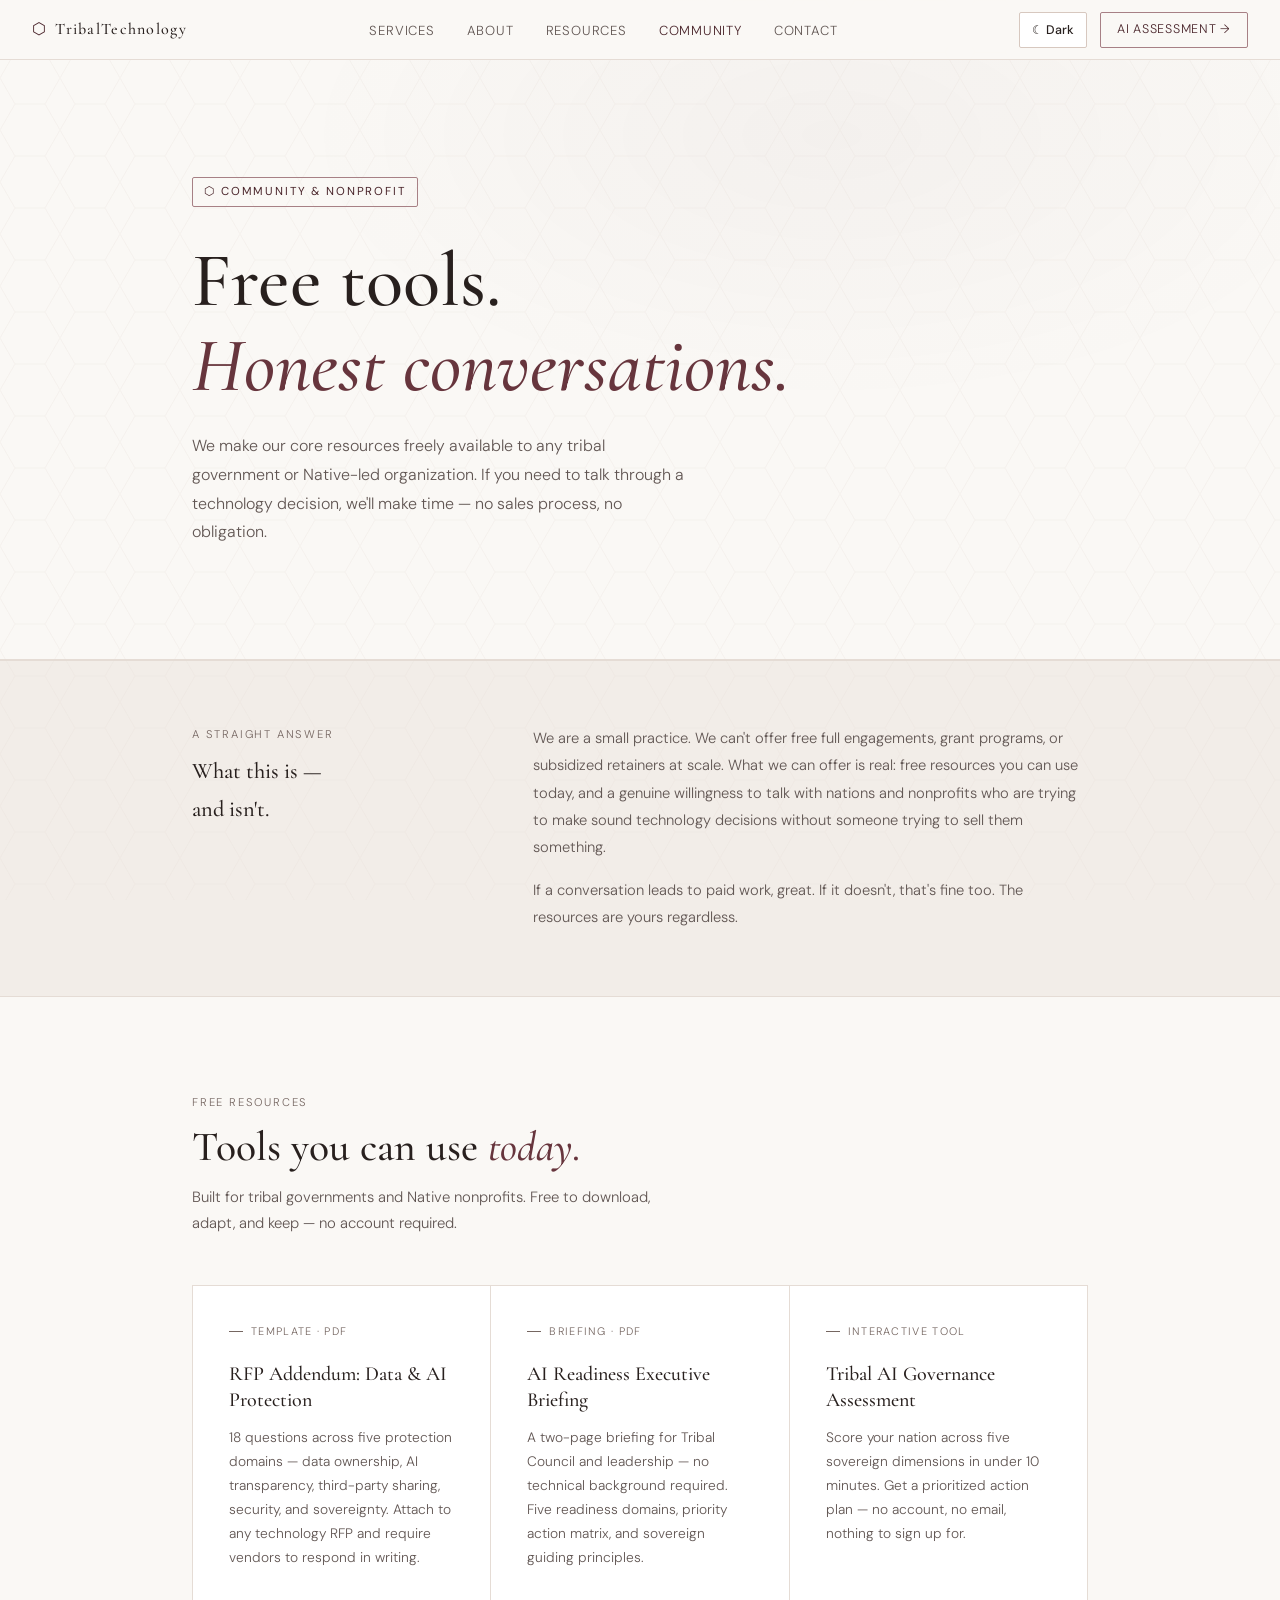
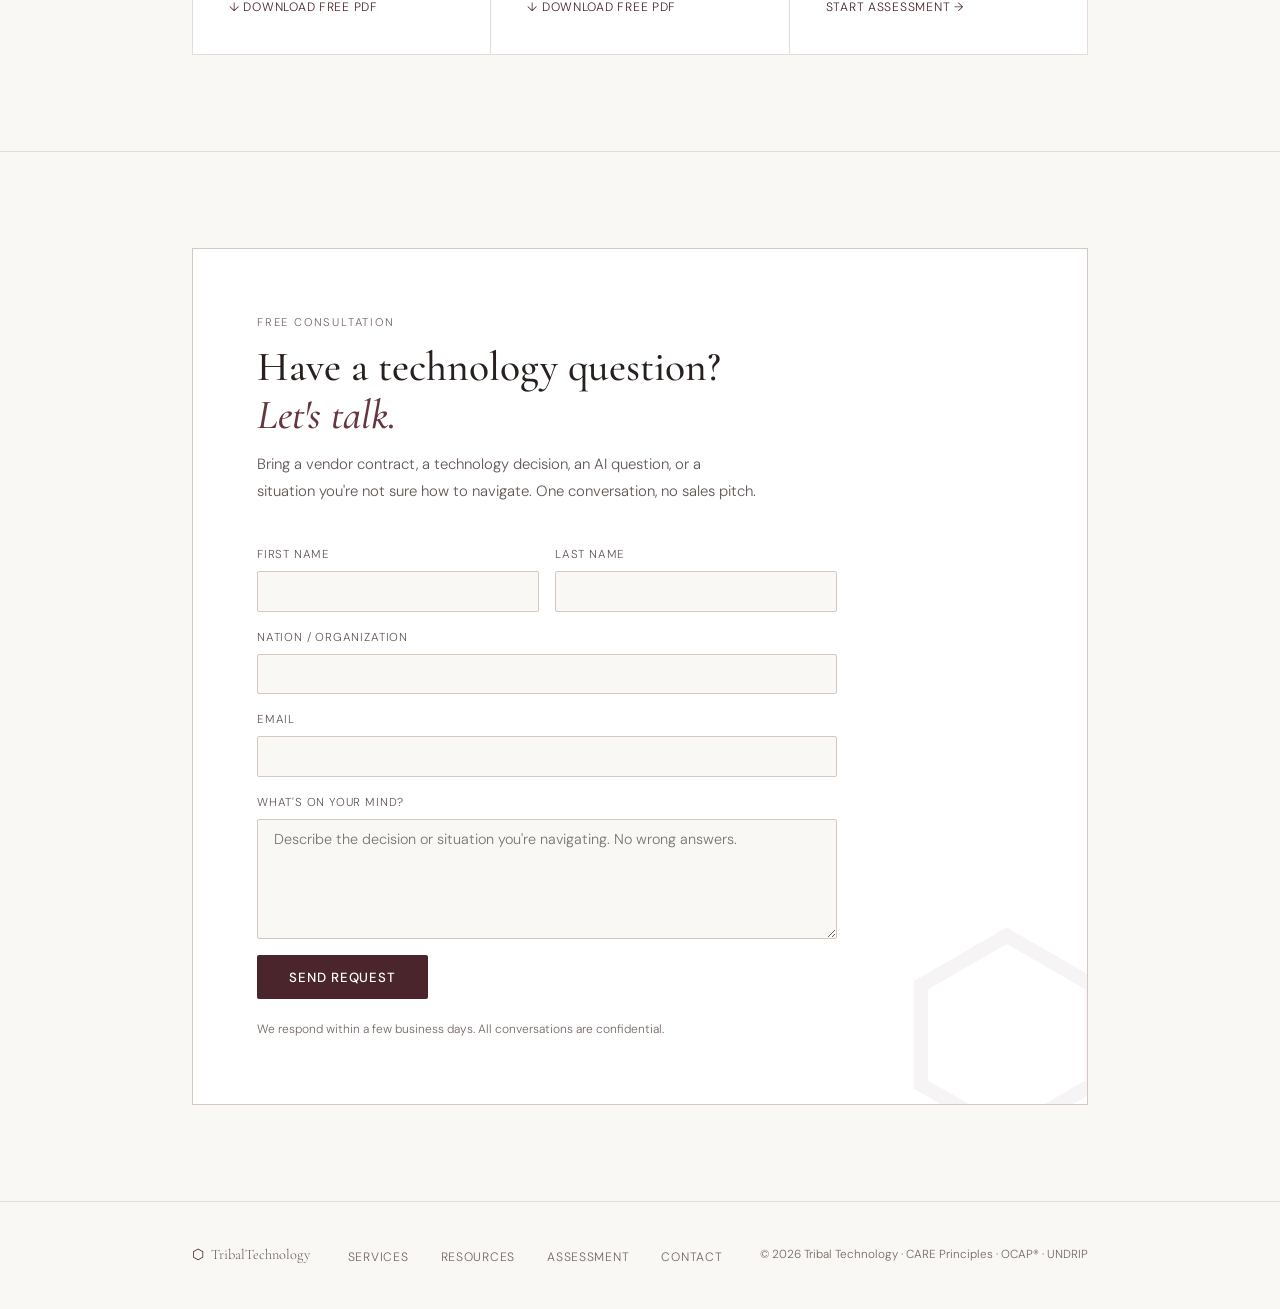
<file: index.html>
<!DOCTYPE html>
<html lang="en">
<head>
  <meta charset="UTF-8" />
  <meta name="viewport" content="width=device-width, initial-scale=1.0" />
  
  <!-- Google tag (gtag.js) -->
  <script async src="https://www.googletagmanager.com/gtag/js?id=G-6DP4BNTQLS"></script>
  
  <title>Community & Nonprofit · Tribal Technology</title>
  <link rel="preconnect" href="https://fonts.googleapis.com" />
  <link rel="preconnect" href="https://fonts.gstatic.com" crossorigin />
  <link href="https://fonts.googleapis.com/css2?family=Cormorant+Garamond:ital,wght@0,400;0,500;0,600;1,400;1,500&family=DM+Sans:wght@300;400;500&display=swap" rel="stylesheet" />

  <style>
    :root {
      color-scheme: light;
      --bg: #faf8f5;
      --bg-2: #f2ede8;
      --bg-card: #ffffff;
      --bg-card-hover: #f8f1ed;
      --border: #e5dcd5;
      --border-light: #d7c8bf;
      --gold: #4a252b;
      --gold-light: #67353d;
      --gold-muted: #a78085;
      --text: #28201e;
      --text-muted: #615653;
      --text-dim: #756661;
    }
    html[data-theme="dark"] {
      color-scheme: dark;
      --bg: #0d0c09;
      --bg-2: #13120e;
      --bg-card: #181612;
      --bg-card-hover: #1e1b14;
      --border: #2a2620;
      --border-light: #353028;
      --gold: #c8922a;
      --gold-light: #e0ac52;
      --gold-muted: #6b4e1a;
      --text: #e8e0d0;
      --text-muted: #8a8070;
      --text-dim: #8a8070;
    }

    *, *::before, *::after { box-sizing: border-box; margin: 0; padding: 0; }
    html { scroll-behavior: smooth; }

    body {
      background: var(--bg);
      color: var(--text);
      font-family: 'DM Sans', sans-serif;
      font-weight: 300;
      line-height: 1.7;
      overflow-x: hidden;
    }

    body::before {
      content: '';
      position: fixed;
      inset: 0;
      background-image: radial-gradient(ellipse 70% 50% at 65% 15%, rgba(74,37,43,0.035) 0%, transparent 60%);
      pointer-events: none;
      z-index: 0;
    }

    body::after {
      content: '';
      position: fixed;
      inset: 0;
      background-image: var(--pattern, url("data:image/svg+xml,%3Csvg xmlns='http://www.w3.org/2000/svg' width='60' height='52' viewBox='0 0 60 52'%3E%3Cpath d='M15 0 L45 0 L60 26 L45 52 L15 52 L0 26Z' fill='none' stroke='%23e7ddd7' stroke-width='0.5'/%3E%3C/svg%3E"));
      background-size: 60px 52px;
      pointer-events: none;
      opacity: 0.5;
      z-index: 0;
    }

    /* NAV */
    nav {
      position: fixed;
      top: 0; left: 0; right: 0;
      z-index: 100;
      background: var(--nav-bg, rgba(250,248,245,0.94));
      backdrop-filter: blur(12px);
      border-bottom: 1px solid var(--border);
      padding: 0 2rem;
      height: 60px;
      display: flex;
      align-items: center;
      justify-content: space-between;
    }

    .nav-brand {
      font-family: 'Cormorant Garamond', serif;
      font-size: 1rem;
      font-weight: 500;
      letter-spacing: 0.08em;
      color: var(--text);
      text-decoration: none;
      display: flex;
      align-items: center;
      gap: 0.5rem;
    }
    .nav-brand .hex { color: var(--gold); }

    .nav-links { display: flex; gap: 2rem; list-style: none; }
    .nav-links a {
      color: var(--text-muted);
      text-decoration: none;
      font-size: 0.82rem;
      letter-spacing: 0.06em;
      text-transform: uppercase;
      transition: color 0.2s;
    }
    .nav-links a:hover { color: var(--gold-light); }
    .nav-links a.active { color: var(--gold); }

    .nav-cta {
      background: transparent;
      border: 1px solid var(--gold-muted);
      color: var(--gold);
      padding: 0.4rem 1rem;
      border-radius: 2px;
      font-size: 0.78rem;
      letter-spacing: 0.06em;
      text-transform: uppercase;
      text-decoration: none;
      transition: background 0.2s;
    }
    .nav-cta:hover { background: rgba(200,146,42,0.08); }

    /* LAYOUT */
    .container {
      max-width: 960px;
      margin: 0 auto;
      padding: 0 2rem;
      position: relative;
      z-index: 1;
    }

    /* HERO */
    .hero {
      padding: 11rem 0 7rem;
      border-bottom: 1px solid var(--border);
    }

    .eyebrow {
      display: inline-block;
      font-size: 0.72rem;
      letter-spacing: 0.16em;
      text-transform: uppercase;
      color: var(--gold);
      font-weight: 400;
      margin-bottom: 2rem;
      padding: 0.28rem 0.7rem;
      border: 1px solid var(--gold-muted);
      border-radius: 2px;
    }

    .hero h1 {
      font-family: 'Cormorant Garamond', serif;
      font-size: clamp(2.8rem, 6vw, 5rem);
      font-weight: 500;
      line-height: 1.1;
      color: var(--text);
      max-width: 680px;
      margin-bottom: 1.5rem;
    }
    .hero h1 em { font-style: italic; color: var(--gold-light); }

    .hero-desc {
      font-size: 1rem;
      color: var(--text-muted);
      max-width: 500px;
      line-height: 1.8;
    }

    /* SECTIONS */
    .section { padding: 6rem 0; }
    .section + .section { border-top: 1px solid var(--border); }

    .section-head { margin-bottom: 3rem; }
    .section-head .label {
      font-size: 0.7rem;
      letter-spacing: 0.16em;
      text-transform: uppercase;
      color: var(--text-dim);
      display: block;
      margin-bottom: 0.75rem;
    }
    .section-head h2 {
      font-family: 'Cormorant Garamond', serif;
      font-size: clamp(1.7rem, 3.5vw, 2.6rem);
      font-weight: 500;
      line-height: 1.15;
      color: var(--text);
    }
    .section-head h2 em { font-style: italic; color: var(--gold-light); }
    .section-head p {
      font-size: 0.93rem;
      color: var(--text-muted);
      max-width: 500px;
      line-height: 1.8;
      margin-top: 0.75rem;
    }

    /* HONEST NOTE */
    .honest-note {
      background: var(--bg-2);
      border-top: 1px solid var(--border);
      border-bottom: 1px solid var(--border);
      padding: 4rem 0;
    }
    .honest-inner {
      display: grid;
      grid-template-columns: 1fr 2fr;
      gap: 4rem;
      align-items: start;
    }
    .honest-inner .label {
      font-size: 0.7rem;
      letter-spacing: 0.16em;
      text-transform: uppercase;
      color: var(--text-dim);
      display: block;
      margin-bottom: 0.5rem;
    }
    .honest-inner .hed {
      font-family: 'Cormorant Garamond', serif;
      font-size: 1.4rem;
      font-weight: 500;
      color: var(--text);
    }
    .honest-body p {
      font-size: 0.92rem;
      color: var(--text-muted);
      line-height: 1.85;
    }
    .honest-body p + p { margin-top: 1rem; }

    /* RESOURCE CARDS */
    .resource-grid {
      display: grid;
      grid-template-columns: 1fr 1fr 1fr;
      gap: 1px;
      background: var(--border);
      border: 1px solid var(--border);
    }

    .resource-card {
      background: var(--bg-card);
      padding: 2.25rem;
      display: flex;
      flex-direction: column;
      transition: background 0.2s;
      position: relative;
    }
    .resource-card::before {
      content: '';
      position: absolute;
      top: 0; left: 0; right: 0;
      height: 2px;
      background: transparent;
      transition: background 0.3s;
    }
    .resource-card:hover { background: var(--bg-card-hover); }
    .resource-card:hover::before { background: var(--gold); }

    .resource-type {
      font-size: 0.68rem;
      letter-spacing: 0.12em;
      text-transform: uppercase;
      color: var(--text-dim);
      margin-bottom: 1.25rem;
      display: flex;
      align-items: center;
      gap: 0.5rem;
    }
    .resource-type::before {
      content: '';
      display: inline-block;
      width: 14px; height: 1px;
      background: var(--text-dim);
    }

    .resource-card h3 {
      font-family: 'Cormorant Garamond', serif;
      font-size: 1.25rem;
      font-weight: 500;
      color: var(--text);
      line-height: 1.3;
      margin-bottom: 0.75rem;
    }

    .resource-card p {
      font-size: 0.86rem;
      color: var(--text-muted);
      line-height: 1.75;
      flex: 1;
      margin-bottom: 1.75rem;
    }

    .resource-link {
      font-size: 0.76rem;
      color: var(--gold);
      text-decoration: none;
      letter-spacing: 0.06em;
      text-transform: uppercase;
      display: inline-flex;
      align-items: center;
      gap: 0.4rem;
      transition: gap 0.2s;
      margin-top: auto;
    }
    .resource-link:hover { gap: 0.65rem; }

    /* CONSULT */
    .consult-box {
      background: var(--bg-card);
      border: 1px solid var(--border-light);
      padding: 4rem;
      position: relative;
      overflow: hidden;
    }
    .consult-box::after {
      content: '⬡';
      position: absolute;
      right: -2rem; bottom: -3.5rem;
      font-size: 16rem;
      color: var(--watermark, rgba(74,37,43,0.05));
      line-height: 1;
      pointer-events: none;
    }
    .consult-box .section-head { margin-bottom: 2.5rem; }

    .consult-form {
      display: flex;
      flex-direction: column;
      gap: 1rem;
      max-width: 580px;
    }
    .form-row { display: grid; grid-template-columns: 1fr 1fr; gap: 1rem; }
    .form-group { display: flex; flex-direction: column; gap: 0.4rem; }
    .form-group label {
      font-size: 0.72rem;
      color: var(--text-muted);
      letter-spacing: 0.07em;
      text-transform: uppercase;
    }
    .form-group input,
    .form-group textarea {
      background: var(--bg);
      border: 1px solid var(--border-light);
      color: var(--text);
      padding: 0.65rem 1rem;
      border-radius: 2px;
      font-family: 'DM Sans', sans-serif;
      font-size: 0.9rem;
      font-weight: 300;
      outline: none;
      transition: border-color 0.2s;
    }
    .form-group input:focus,
    .form-group textarea:focus { border-color: var(--gold-muted); }
    .form-group textarea { resize: vertical; min-height: 120px; }

    .btn-submit {
      background: var(--gold);
      color: #ffffff;
      border: none;
      padding: 0.85rem 2rem;
      border-radius: 2px;
      font-family: 'DM Sans', sans-serif;
      font-size: 0.83rem;
      font-weight: 500;
      letter-spacing: 0.07em;
      text-transform: uppercase;
      cursor: pointer;
      transition: background 0.2s, transform 0.15s;
      align-self: flex-start;
    }
    .btn-submit:hover { background: var(--gold-light); transform: translateY(-1px); }

    .form-note {
      font-size: 0.75rem;
      color: var(--text-dim);
      margin-top: 0.25rem;
    }

    /* FOOTER */
    footer {
      border-top: 1px solid var(--border);
      padding: 2.5rem 0;
    }
    .footer-inner {
      display: flex;
      align-items: center;
      justify-content: space-between;
      flex-wrap: wrap;
      gap: 1.25rem;
    }
    .footer-brand {
      font-family: 'Cormorant Garamond', serif;
      font-size: 0.9rem;
      color: var(--text-muted);
      display: flex;
      align-items: center;
      gap: 0.45rem;
      text-decoration: none;
    }
    .footer-brand .hex { color: var(--gold); }
    .footer-links { display: flex; gap: 2rem; list-style: none; }
    .footer-links a {
      font-size: 0.76rem;
      color: var(--text-dim);
      text-decoration: none;
      letter-spacing: 0.06em;
      text-transform: uppercase;
      transition: color 0.2s;
    }
    .footer-links a:hover { color: var(--text-muted); }
    .footer-copy { font-size: 0.73rem; color: var(--text-dim); }

    /* ANIMATIONS */
    @keyframes fadeUp {
      from { opacity: 0; transform: translateY(18px); }
      to   { opacity: 1; transform: translateY(0); }
    }
    .hero .eyebrow { animation: fadeUp 0.6s ease both; }
    .hero h1       { animation: fadeUp 0.6s 0.1s ease both; }
    .hero-desc     { animation: fadeUp 0.6s 0.2s ease both; }

    /* RESPONSIVE */
    @media (max-width: 860px) {
      .nav-links { display: none; }
      .container { padding: 0 1.25rem; }
      .resource-grid { grid-template-columns: 1fr; }
      .honest-inner { grid-template-columns: 1fr; gap: 2rem; }
      .form-row { grid-template-columns: 1fr; }
      .consult-box { padding: 2.5rem 1.5rem; }
    }

    /* Theme-specific details and accessible toggle */
    html[data-theme="dark"] {
      --nav-bg: rgba(13,12,9,0.92);
      --watermark: rgba(200,146,42,0.025);
      --pattern: url("data:image/svg+xml,%3Csvg xmlns='http://www.w3.org/2000/svg' width='60' height='52' viewBox='0 0 60 52'%3E%3Cpath d='M15 0 L45 0 L60 26 L45 52 L15 52 L0 26Z' fill='none' stroke='%23201e18' stroke-width='0.5'/%3E%3C/svg%3E");
    }
    html[data-theme="dark"] .btn-submit { color: #0d0c09; }
    .nav-actions { display: flex; align-items: center; gap: 0.8rem; }
    .theme-toggle {
      border: 1px solid var(--border-light); background: var(--bg-card);
      color: var(--text); padding: 0.4rem 0.75rem; border-radius: 2px;
      font: 500 0.78rem 'DM Sans', sans-serif; cursor: pointer;
      min-height: 36px;
    }
    .theme-toggle:hover { border-color: var(--gold); color: var(--gold); }
    :is(a, button, input, textarea):focus-visible { outline: 2px solid var(--gold); outline-offset: 3px; }
    @media (max-width: 520px) {
      nav { padding: 0 1rem; }
      .nav-actions { gap: 0.4rem; }
      .nav-cta { padding: 0.4rem 0.5rem; font-size: 0.67rem; }
      .theme-toggle { padding: 0.4rem 0.5rem; font-size: 0.7rem; }
      .nav-brand { font-size: 0.88rem; }
    }
    @media (prefers-reduced-motion: reduce) {
      *, *::before, *::after { animation-duration: 0.01ms !important; transition-duration: 0.01ms !important; scroll-behavior: auto !important; }
    }
  </style>
  <script>
    // Apply the saved choice before the page paints; light is the default.
    try {
      document.documentElement.dataset.theme = localStorage.getItem('tribal-theme') === 'dark' ? 'dark' : 'light';
    } catch (_) { document.documentElement.dataset.theme = 'light'; }
  </script>
</head>
<body>

  <nav>
    <a href="https://tribal-technology.com" class="nav-brand">
      <span class="hex">⬡</span> TribalTechnology
    </a>
    <ul class="nav-links">
      <li><a href="https://tribal-technology.com/#services">Services</a></li>
      <li><a href="https://tribal-technology.com/#about">About</a></li>
      <li><a href="https://tribal-technology.com/resources.html">Resources</a></li>
      <li><a href="#" class="active">Community</a></li>
      <li><a href="https://tribal-technology.com/#contact">Contact</a></li>
    </ul>
    <div class="nav-actions">
      <button type="button" class="theme-toggle" id="theme-toggle" aria-label="Switch to dark mode" aria-pressed="false">☾ Dark</button>
      <a href="https://ai-assessment.tribal-technology.org" class="nav-cta">AI Assessment →</a>
    </div>
  </nav>

  <!-- HERO -->
  <section class="hero">
    <div class="container">
      <span class="eyebrow">⬡ Community &amp; Nonprofit</span>
      <h1>Free tools.<br><em>Honest conversations.</em></h1>
      <p class="hero-desc">
        We make our core resources freely available to any tribal government or Native-led organization.
        If you need to talk through a technology decision, we'll make time — no sales process, no obligation.
      </p>
    </div>
  </section>

  <!-- HONEST NOTE -->
  <div class="honest-note">
    <div class="container">
      <div class="honest-inner">
        <div>
          <span class="label">A straight answer</span>
          <div class="hed">What this is —<br>and isn't.</div>
        </div>
        <div class="honest-body">
          <p>We are a small practice. We can't offer free full engagements, grant programs, or subsidized retainers at scale. What we can offer is real: free resources you can use today, and a genuine willingness to talk with nations and nonprofits who are trying to make sound technology decisions without someone trying to sell them something.</p>
          <p>If a conversation leads to paid work, great. If it doesn't, that's fine too. The resources are yours regardless.</p>
        </div>
      </div>
    </div>
  </div>

  <!-- RESOURCES -->
  <section class="section">
    <div class="container">
      <div class="section-head">
        <span class="label">Free Resources</span>
        <h2>Tools you can use <em>today.</em></h2>
        <p>Built for tribal governments and Native nonprofits. Free to download, adapt, and keep — no account required.</p>
      </div>

      <div class="resource-grid">
        <div class="resource-card">
          <div class="resource-type">Template · PDF</div>
          <h3>RFP Addendum: Data &amp; AI Protection</h3>
          <p>18 questions across five protection domains — data ownership, AI transparency, third-party sharing, security, and sovereignty. Attach to any technology RFP and require vendors to respond in writing.</p>
          <a href="https://tribal-technology.com/pdfs/rfp-addendum.pdf" class="resource-link">↓ Download Free PDF</a>
        </div>

        <div class="resource-card">
          <div class="resource-type">Briefing · PDF</div>
          <h3>AI Readiness Executive Briefing</h3>
          <p>A two-page briefing for Tribal Council and leadership — no technical background required. Five readiness domains, priority action matrix, and sovereign guiding principles.</p>
          <a href="https://tribal-technology.com/pdfs/tribal-ai-briefing.pdf" class="resource-link">↓ Download Free PDF</a>
        </div>

        <div class="resource-card">
          <div class="resource-type">Interactive Tool</div>
          <h3>Tribal AI Governance Assessment</h3>
          <p>Score your nation across five sovereign dimensions in under 10 minutes. Get a prioritized action plan — no account, no email, nothing to sign up for.</p>
          <a href="https://ai-assessment.tribal-technology.org" class="resource-link">Start Assessment →</a>
        </div>
      </div>
    </div>
  </section>

  <!-- CONSULT -->
  <section class="section" id="consult">
    <div class="container">
      <div class="consult-box">
        <div class="section-head">
          <span class="label">Free Consultation</span>
          <h2>Have a technology question?<br><em>Let's talk.</em></h2>
          <p>Bring a vendor contract, a technology decision, an AI question, or a situation you're not sure how to navigate. One conversation, no sales pitch.</p>
        </div>

        <form class="consult-form" action="mailto:community@tribal-technology.com" method="post" enctype="text/plain">
          <div class="form-row">
            <div class="form-group">
              <label for="fname">First Name</label>
              <input type="text" id="fname" name="first_name" />
            </div>
            <div class="form-group">
              <label for="lname">Last Name</label>
              <input type="text" id="lname" name="last_name" />
            </div>
          </div>
          <div class="form-group">
            <label for="org">Nation / Organization</label>
            <input type="text" id="org" name="organization" />
          </div>
          <div class="form-group">
            <label for="email">Email</label>
            <input type="email" id="email" name="email" />
          </div>
          <div class="form-group">
            <label for="message">What's on your mind?</label>
            <textarea id="message" name="message" placeholder="Describe the decision or situation you're navigating. No wrong answers."></textarea>
          </div>
          <button type="submit" class="btn-submit">Send Request</button>
          <p class="form-note">We respond within a few business days. All conversations are confidential.</p>
        </form>
      </div>
    </div>
  </section>

  <footer>
    <div class="container">
      <div class="footer-inner">
        <a href="https://tribal-technology.com" class="footer-brand">
          <span class="hex">⬡</span> TribalTechnology
        </a>
        <ul class="footer-links">
          <li><a href="https://tribal-technology.com/#services">Services</a></li>
          <li><a href="https://tribal-technology.com/resources.html">Resources</a></li>
          <li><a href="https://ai-assessment.tribal-technology.org">Assessment</a></li>
          <li><a href="https://tribal-technology.com/#contact">Contact</a></li>
        </ul>
        <p class="footer-copy">© 2026 Tribal Technology · CARE Principles · OCAP® · UNDRIP</p>
      </div>
    </div>
  </footer>

  <script>
    const themeToggle = document.getElementById('theme-toggle');
    function updateThemeButton() {
      const dark = document.documentElement.dataset.theme === 'dark';
      themeToggle.textContent = dark ? '☀ Light' : '☾ Dark';
      themeToggle.setAttribute('aria-label', dark ? 'Switch to light mode' : 'Switch to dark mode');
      themeToggle.setAttribute('aria-pressed', String(dark));
    }
    themeToggle.addEventListener('click', () => {
      const dark = document.documentElement.dataset.theme === 'dark';
      const next = dark ? 'light' : 'dark';
      document.documentElement.dataset.theme = next;
      try { localStorage.setItem('tribal-theme', next); } catch (_) {}
      updateThemeButton();
    });
    updateThemeButton();
  </script>
</body>
</html>
</file>
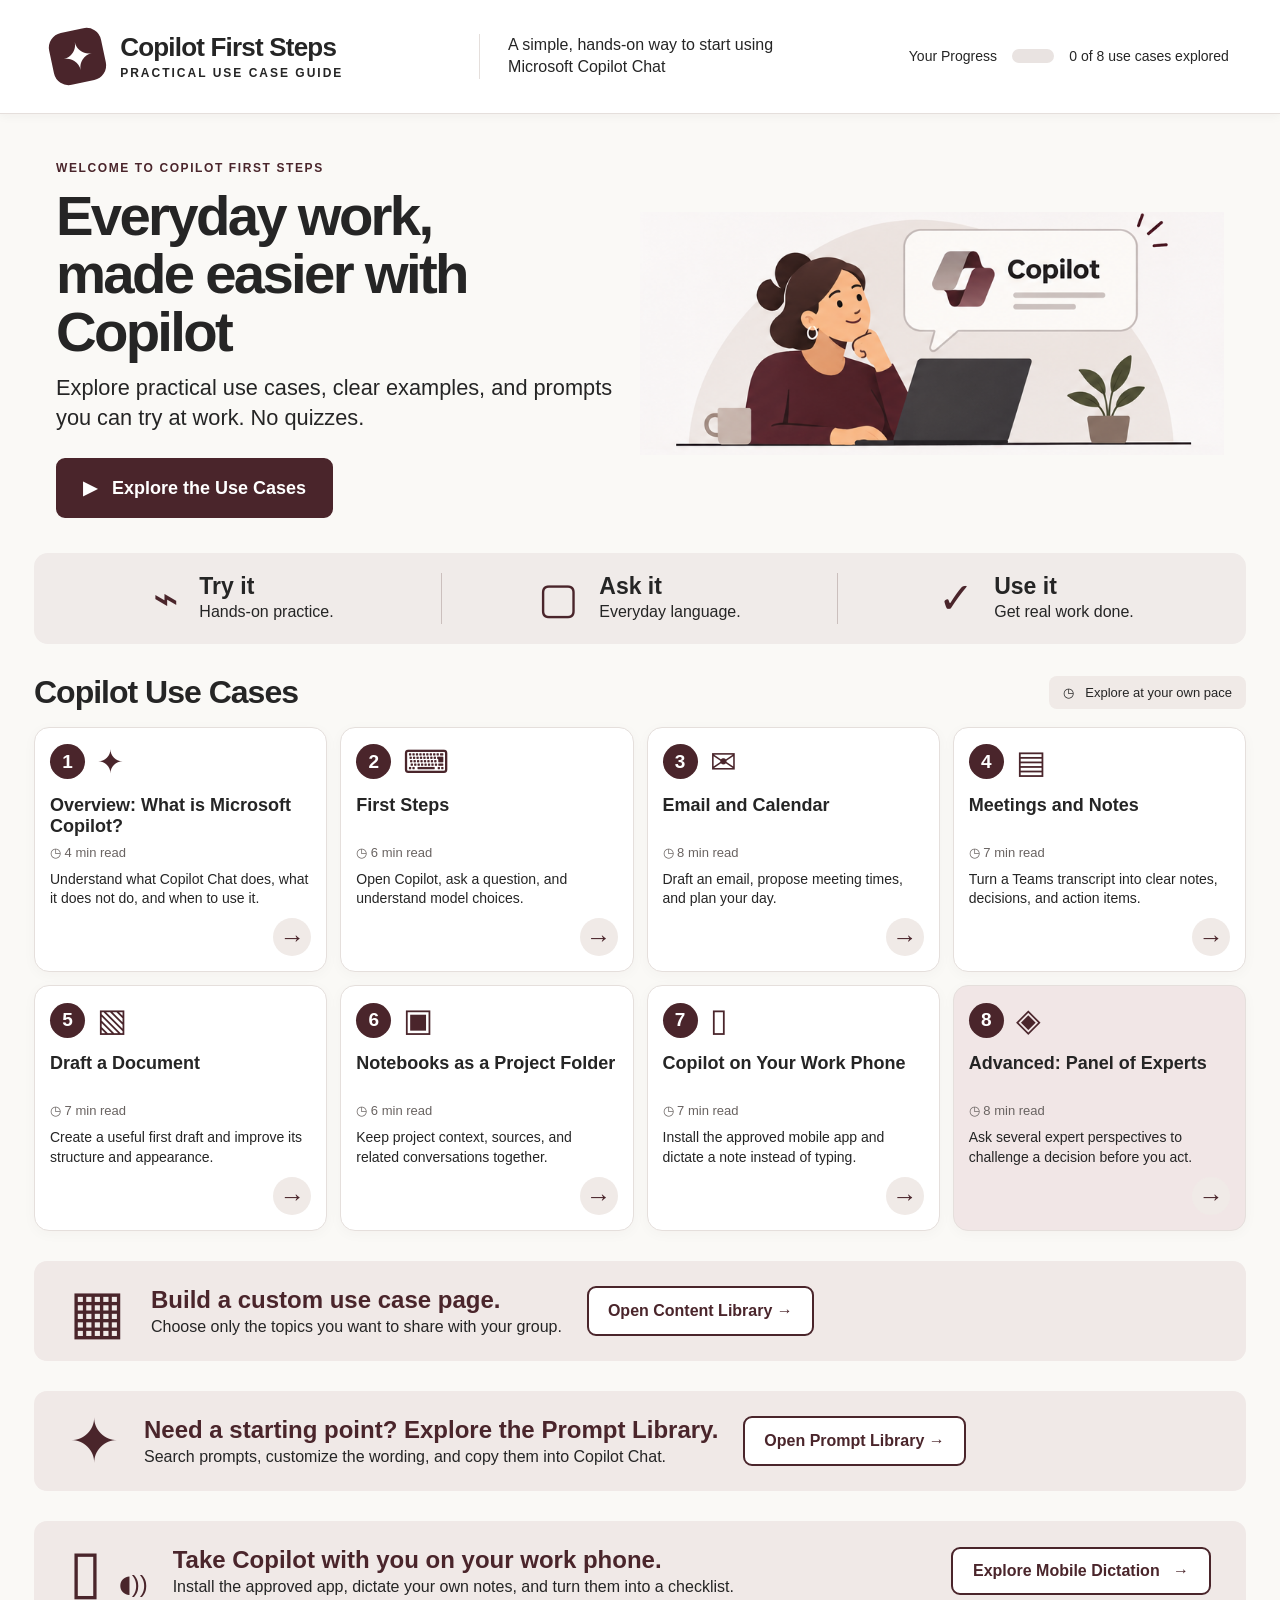
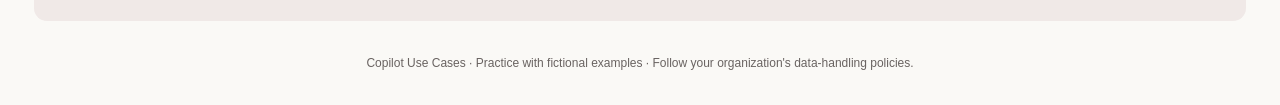
<file: training/copilot-first-steps/index.html>
<!doctype html><html lang="en"><head><meta charset="utf-8"><meta name="viewport" content="width=device-width, initial-scale=1"><title>Copilot First Steps | Guided Learning</title><link rel="stylesheet" href="styles.css"><link rel="stylesheet" href="prompt-library.css"></head><body>
<header class="site-header"><div class="brand"><div class="brand-mark" aria-hidden="true">✦</div><div><strong>Copilot First Steps</strong><small>PRACTICAL USE CASE GUIDE</small></div></div><p class="header-tagline">A simple, hands-on way to start using<br> Microsoft Copilot Chat</p><div class="header-progress"><span>Your Progress</span><div class="progress-track"><div id="headerBar" class="progress-fill"></div></div><span id="progressLabel">0 of 8 use cases explored</span></div></header>
<main id="home" class="container"><section class="hero"><div class="hero-copy"><p class="eyebrow">WELCOME TO COPILOT FIRST STEPS</p><h1>Everyday work,<br>made easier with Copilot</h1><p class="hero-sub">Explore practical use cases, clear examples, and prompts you can try at work. No quizzes.</p><button class="primary large" id="startBtn">▶ &nbsp; Explore the Use Cases</button></div><div class="hero-art hero-art-image"><img src="assets/copilot-hero.png" alt="Illustration of a person using Copilot on a laptop" /></div></section>
<section class="benefits" aria-label="Learning approach"><div><span class="benefit-icon">⌁</span><div><strong>Try it</strong><p>Hands-on practice.</p></div></div><div><span class="benefit-icon">▢</span><div><strong>Ask it</strong><p>Everyday language.</p></div></div><div><span class="benefit-icon">✓</span><div><strong>Use it</strong><p>Get real work done.</p></div></div></section>
<div class="section-head"><h2>Copilot Use Cases</h2><span class="time-pill">◷ &nbsp; Explore at your own pace</span></div><section id="lessonGrid" class="lesson-grid" aria-label="Use cases"></section>
<section class="phone-banner"><div class="phone-symbol" aria-hidden="true">▦</div><div><h3>Build a custom use case page.</h3><p>Choose only the topics you want to share with your group.</p></div><a class="outline library-action" href="content-library.html">Open Content Library →</a></section>
<section class="phone-banner"><div class="phone-symbol" aria-hidden="true">✦</div><div><h3>Need a starting point? Explore the Prompt Library.</h3><p>Search prompts, customize the wording, and copy them into Copilot Chat.</p></div><a class="outline library-action" href="prompt-library.html">Open Prompt Library →</a></section>
<section class="phone-banner"><div class="phone-symbol">▯ <span>◖))</span></div><div><h3>Take Copilot with you on your work phone.</h3><p>Install the approved app, dictate your own notes, and turn them into a checklist.</p></div><button class="outline" id="phoneBtn">Explore Mobile Dictation &nbsp; →</button></section><footer>Copilot Use Cases · Practice with fictional examples · Follow your organization's data-handling policies.</footer></main>
<main id="lessonView" class="container lesson-view hidden"><button class="back-link" id="backHome">← All use cases</button><div class="lesson-shell"><div class="lesson-top"><span id="lessonCount" class="pill">USE CASE 1 OF 8</span><span id="lessonTime">2 minutes</span></div><div class="mini-progress"><div id="lessonBar"></div></div><div class="lesson-heading"><span id="lessonIcon" class="lesson-big-icon">▣</span><div><h1 id="lessonTitle"></h1><p id="lessonIntro"></p></div></div><div id="lessonContent" class="lesson-content"></div><div class="lesson-actions"><button class="outline" id="previousBtn">← Previous</button><button class="primary" id="completeBtn">Mark explored & next use case →</button></div></div></main>
<script src="use-cases-data.js"></script><script src="script.js"></script></body></html>
</file>
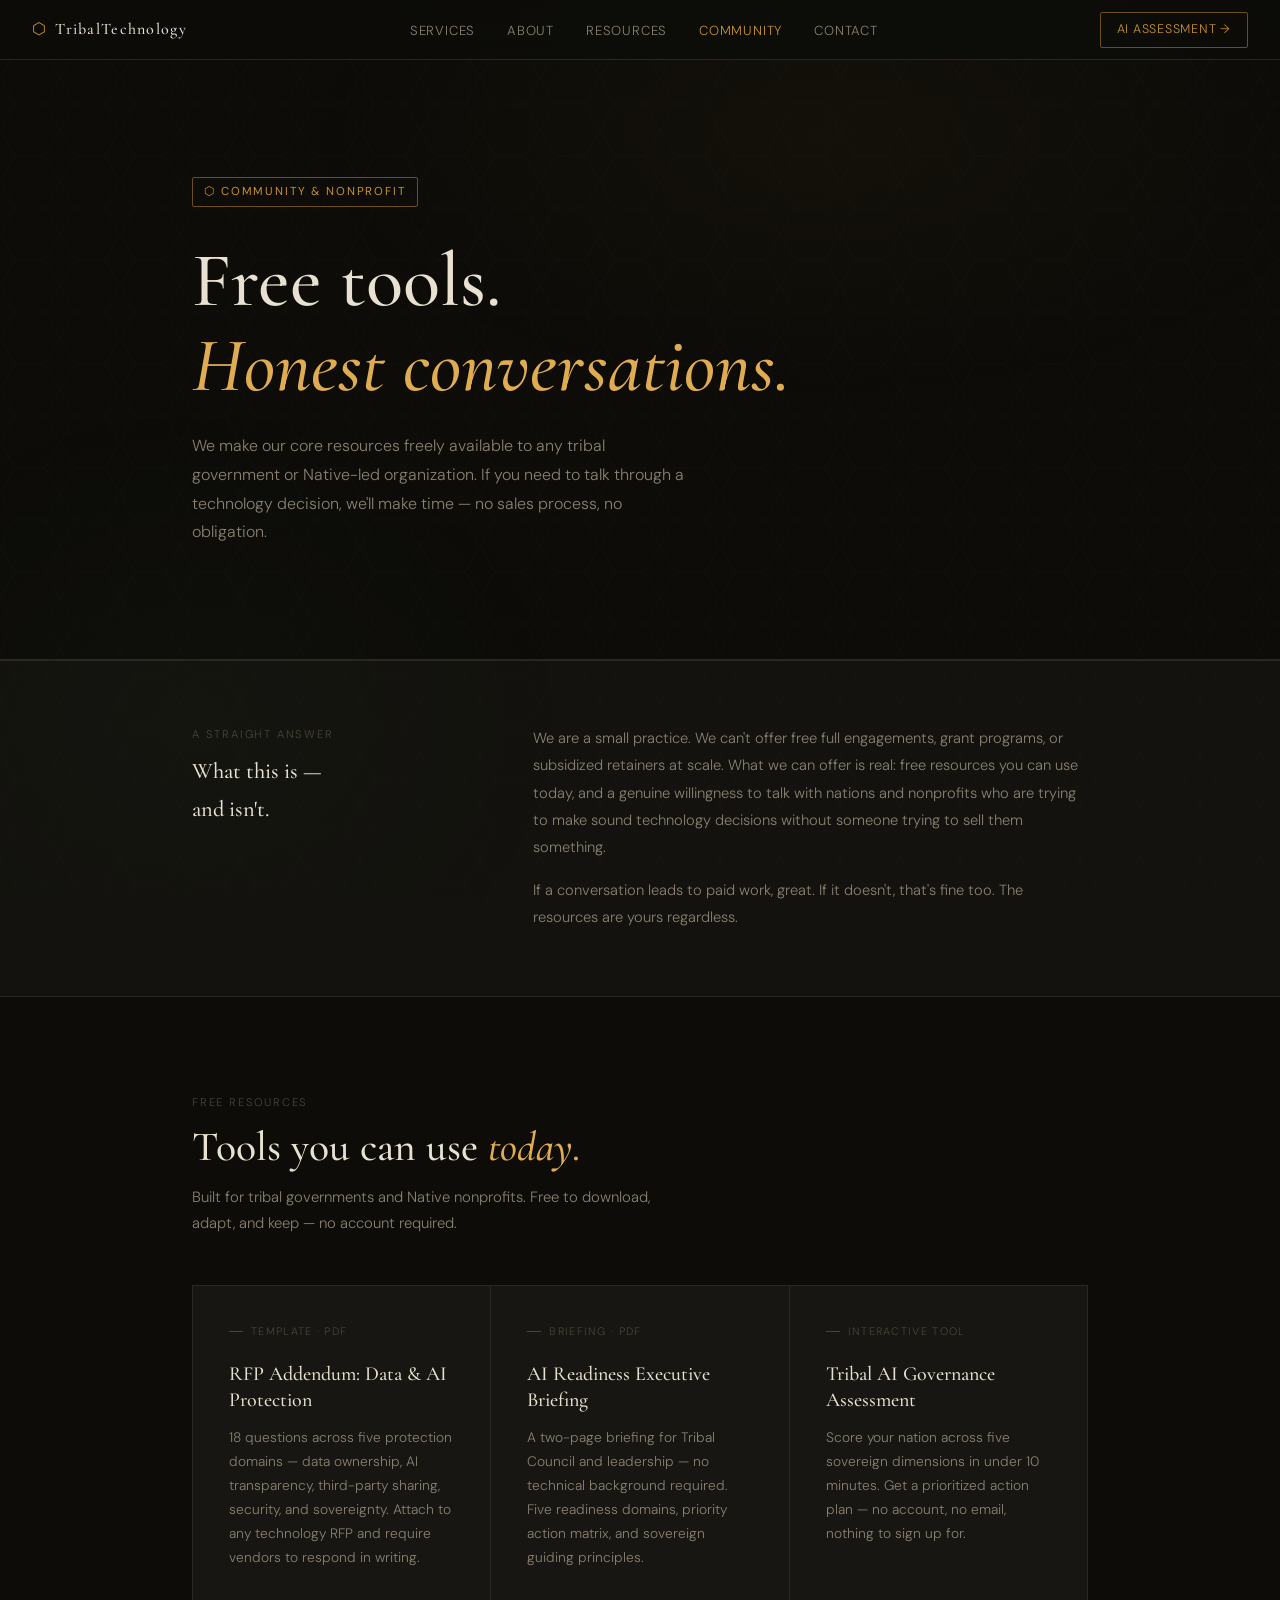
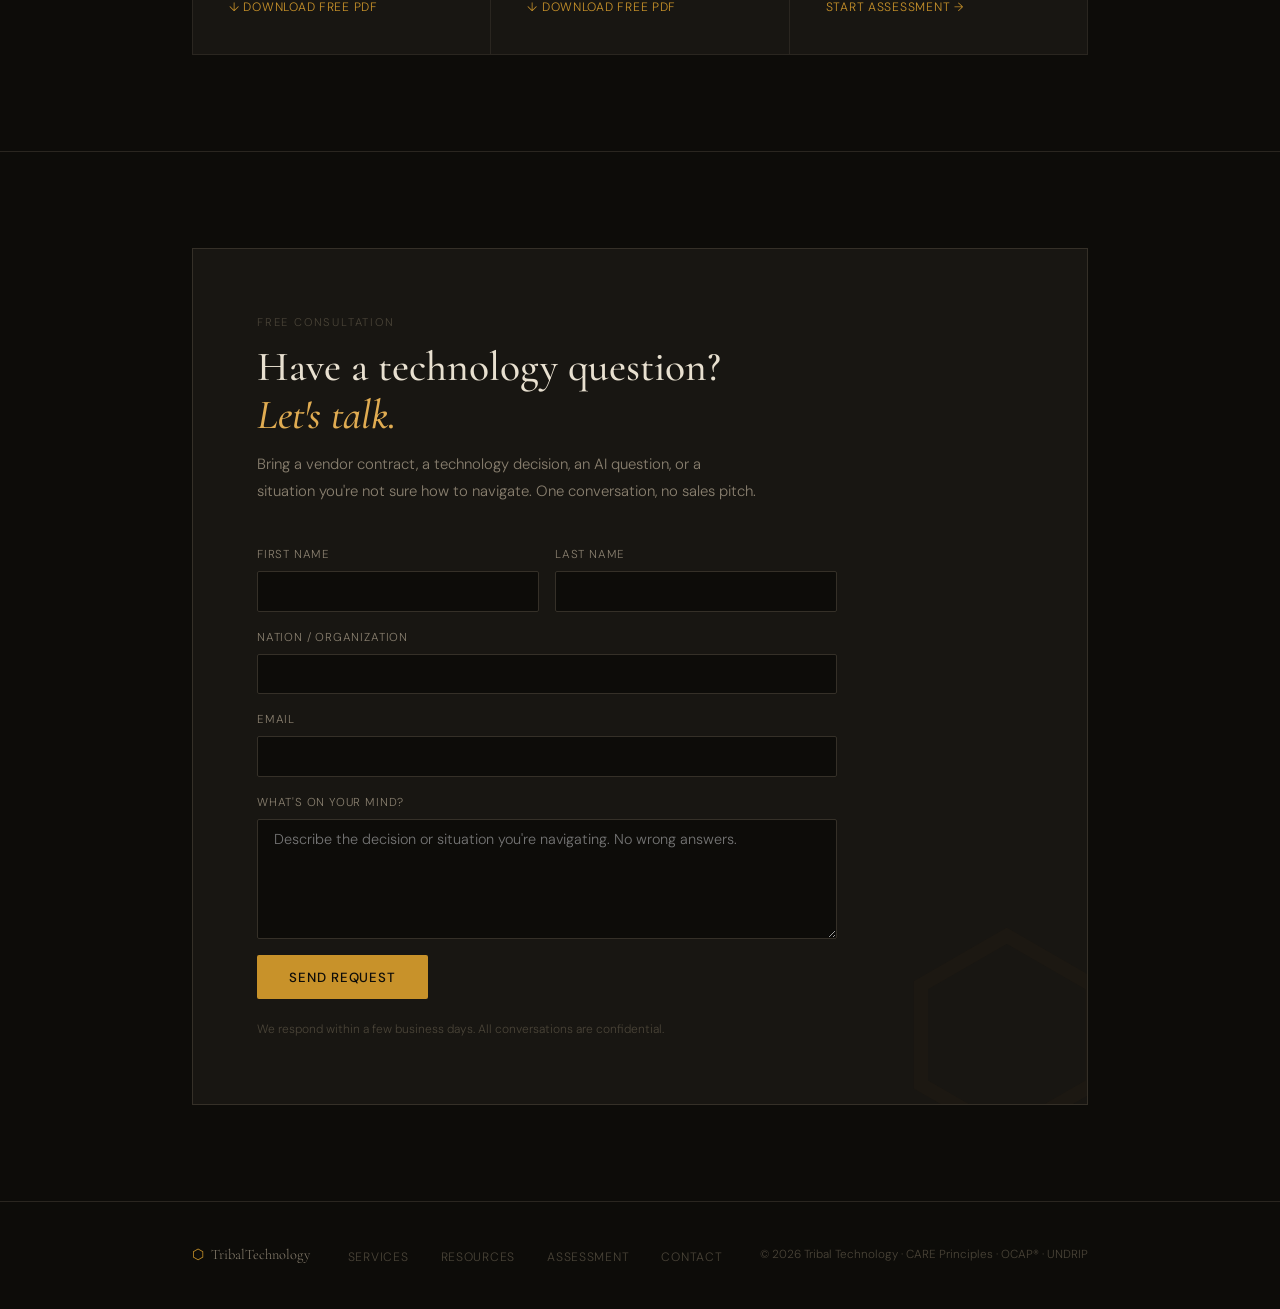
<file: old.html>
<!DOCTYPE html>
<html lang="en">
<head>
  <meta charset="UTF-8" />
  <meta name="viewport" content="width=device-width, initial-scale=1.0" />
  
  <!-- Google tag (gtag.js) -->
  <script async src="https://www.googletagmanager.com/gtag/js?id=G-6DP4BNTQLS"></script>
  
  <title>Community & Nonprofit · Tribal Technology</title>
  <link rel="preconnect" href="https://fonts.googleapis.com" />
  <link rel="preconnect" href="https://fonts.gstatic.com" crossorigin />
  <link href="https://fonts.googleapis.com/css2?family=Cormorant+Garamond:ital,wght@0,400;0,500;0,600;1,400;1,500&family=DM+Sans:wght@300;400;500&display=swap" rel="stylesheet" />

  <style>
    :root {
      --bg:           #0d0c09;
      --bg-2:         #13120e;
      --bg-card:      #181612;
      --bg-card-hover:#1e1b14;
      --border:       #2a2620;
      --border-light: #353028;
      --gold:         #c8922a;
      --gold-light:   #e0ac52;
      --gold-muted:   #6b4e1a;
      --text:         #e8e0d0;
      --text-muted:   #8a8070;
      --text-dim:     #4a4438;
    }

    *, *::before, *::after { box-sizing: border-box; margin: 0; padding: 0; }
    html { scroll-behavior: smooth; }

    body {
      background: var(--bg);
      color: var(--text);
      font-family: 'DM Sans', sans-serif;
      font-weight: 300;
      line-height: 1.7;
      overflow-x: hidden;
    }

    body::before {
      content: '';
      position: fixed;
      inset: 0;
      background-image:
        radial-gradient(ellipse 70% 50% at 65% 15%, rgba(200,146,42,0.04) 0%, transparent 60%),
        radial-gradient(ellipse 50% 60% at 15% 80%, rgba(74,124,89,0.03) 0%, transparent 60%);
      pointer-events: none;
      z-index: 0;
    }

    body::after {
      content: '';
      position: fixed;
      inset: 0;
      background-image: url("data:image/svg+xml,%3Csvg xmlns='http://www.w3.org/2000/svg' width='60' height='52' viewBox='0 0 60 52'%3E%3Cpath d='M15 0 L45 0 L60 26 L45 52 L15 52 L0 26Z' fill='none' stroke='%23201e18' stroke-width='0.5'/%3E%3C/svg%3E");
      background-size: 60px 52px;
      pointer-events: none;
      opacity: 0.5;
      z-index: 0;
    }

    /* NAV */
    nav {
      position: fixed;
      top: 0; left: 0; right: 0;
      z-index: 100;
      background: rgba(13,12,9,0.92);
      backdrop-filter: blur(12px);
      border-bottom: 1px solid var(--border);
      padding: 0 2rem;
      height: 60px;
      display: flex;
      align-items: center;
      justify-content: space-between;
    }

    .nav-brand {
      font-family: 'Cormorant Garamond', serif;
      font-size: 1rem;
      font-weight: 500;
      letter-spacing: 0.08em;
      color: var(--text);
      text-decoration: none;
      display: flex;
      align-items: center;
      gap: 0.5rem;
    }
    .nav-brand .hex { color: var(--gold); }

    .nav-links { display: flex; gap: 2rem; list-style: none; }
    .nav-links a {
      color: var(--text-muted);
      text-decoration: none;
      font-size: 0.82rem;
      letter-spacing: 0.06em;
      text-transform: uppercase;
      transition: color 0.2s;
    }
    .nav-links a:hover { color: var(--gold-light); }
    .nav-links a.active { color: var(--gold); }

    .nav-cta {
      background: transparent;
      border: 1px solid var(--gold-muted);
      color: var(--gold);
      padding: 0.4rem 1rem;
      border-radius: 2px;
      font-size: 0.78rem;
      letter-spacing: 0.06em;
      text-transform: uppercase;
      text-decoration: none;
      transition: background 0.2s;
    }
    .nav-cta:hover { background: rgba(200,146,42,0.08); }

    /* LAYOUT */
    .container {
      max-width: 960px;
      margin: 0 auto;
      padding: 0 2rem;
      position: relative;
      z-index: 1;
    }

    /* HERO */
    .hero {
      padding: 11rem 0 7rem;
      border-bottom: 1px solid var(--border);
    }

    .eyebrow {
      display: inline-block;
      font-size: 0.72rem;
      letter-spacing: 0.16em;
      text-transform: uppercase;
      color: var(--gold);
      font-weight: 400;
      margin-bottom: 2rem;
      padding: 0.28rem 0.7rem;
      border: 1px solid var(--gold-muted);
      border-radius: 2px;
    }

    .hero h1 {
      font-family: 'Cormorant Garamond', serif;
      font-size: clamp(2.8rem, 6vw, 5rem);
      font-weight: 500;
      line-height: 1.1;
      color: var(--text);
      max-width: 680px;
      margin-bottom: 1.5rem;
    }
    .hero h1 em { font-style: italic; color: var(--gold-light); }

    .hero-desc {
      font-size: 1rem;
      color: var(--text-muted);
      max-width: 500px;
      line-height: 1.8;
    }

    /* SECTIONS */
    .section { padding: 6rem 0; }
    .section + .section { border-top: 1px solid var(--border); }

    .section-head { margin-bottom: 3rem; }
    .section-head .label {
      font-size: 0.7rem;
      letter-spacing: 0.16em;
      text-transform: uppercase;
      color: var(--text-dim);
      display: block;
      margin-bottom: 0.75rem;
    }
    .section-head h2 {
      font-family: 'Cormorant Garamond', serif;
      font-size: clamp(1.7rem, 3.5vw, 2.6rem);
      font-weight: 500;
      line-height: 1.15;
      color: var(--text);
    }
    .section-head h2 em { font-style: italic; color: var(--gold-light); }
    .section-head p {
      font-size: 0.93rem;
      color: var(--text-muted);
      max-width: 500px;
      line-height: 1.8;
      margin-top: 0.75rem;
    }

    /* HONEST NOTE */
    .honest-note {
      background: var(--bg-2);
      border-top: 1px solid var(--border);
      border-bottom: 1px solid var(--border);
      padding: 4rem 0;
    }
    .honest-inner {
      display: grid;
      grid-template-columns: 1fr 2fr;
      gap: 4rem;
      align-items: start;
    }
    .honest-inner .label {
      font-size: 0.7rem;
      letter-spacing: 0.16em;
      text-transform: uppercase;
      color: var(--text-dim);
      display: block;
      margin-bottom: 0.5rem;
    }
    .honest-inner .hed {
      font-family: 'Cormorant Garamond', serif;
      font-size: 1.4rem;
      font-weight: 500;
      color: var(--text);
    }
    .honest-body p {
      font-size: 0.92rem;
      color: var(--text-muted);
      line-height: 1.85;
    }
    .honest-body p + p { margin-top: 1rem; }

    /* RESOURCE CARDS */
    .resource-grid {
      display: grid;
      grid-template-columns: 1fr 1fr 1fr;
      gap: 1px;
      background: var(--border);
      border: 1px solid var(--border);
    }

    .resource-card {
      background: var(--bg-card);
      padding: 2.25rem;
      display: flex;
      flex-direction: column;
      transition: background 0.2s;
      position: relative;
    }
    .resource-card::before {
      content: '';
      position: absolute;
      top: 0; left: 0; right: 0;
      height: 2px;
      background: transparent;
      transition: background 0.3s;
    }
    .resource-card:hover { background: var(--bg-card-hover); }
    .resource-card:hover::before { background: var(--gold); }

    .resource-type {
      font-size: 0.68rem;
      letter-spacing: 0.12em;
      text-transform: uppercase;
      color: var(--text-dim);
      margin-bottom: 1.25rem;
      display: flex;
      align-items: center;
      gap: 0.5rem;
    }
    .resource-type::before {
      content: '';
      display: inline-block;
      width: 14px; height: 1px;
      background: var(--text-dim);
    }

    .resource-card h3 {
      font-family: 'Cormorant Garamond', serif;
      font-size: 1.25rem;
      font-weight: 500;
      color: var(--text);
      line-height: 1.3;
      margin-bottom: 0.75rem;
    }

    .resource-card p {
      font-size: 0.86rem;
      color: var(--text-muted);
      line-height: 1.75;
      flex: 1;
      margin-bottom: 1.75rem;
    }

    .resource-link {
      font-size: 0.76rem;
      color: var(--gold);
      text-decoration: none;
      letter-spacing: 0.06em;
      text-transform: uppercase;
      display: inline-flex;
      align-items: center;
      gap: 0.4rem;
      transition: gap 0.2s;
      margin-top: auto;
    }
    .resource-link:hover { gap: 0.65rem; }

    /* CONSULT */
    .consult-box {
      background: var(--bg-card);
      border: 1px solid var(--border-light);
      padding: 4rem;
      position: relative;
      overflow: hidden;
    }
    .consult-box::after {
      content: '⬡';
      position: absolute;
      right: -2rem; bottom: -3.5rem;
      font-size: 16rem;
      color: rgba(200,146,42,0.025);
      line-height: 1;
      pointer-events: none;
    }
    .consult-box .section-head { margin-bottom: 2.5rem; }

    .consult-form {
      display: flex;
      flex-direction: column;
      gap: 1rem;
      max-width: 580px;
    }
    .form-row { display: grid; grid-template-columns: 1fr 1fr; gap: 1rem; }
    .form-group { display: flex; flex-direction: column; gap: 0.4rem; }
    .form-group label {
      font-size: 0.72rem;
      color: var(--text-muted);
      letter-spacing: 0.07em;
      text-transform: uppercase;
    }
    .form-group input,
    .form-group textarea {
      background: var(--bg);
      border: 1px solid var(--border-light);
      color: var(--text);
      padding: 0.65rem 1rem;
      border-radius: 2px;
      font-family: 'DM Sans', sans-serif;
      font-size: 0.9rem;
      font-weight: 300;
      outline: none;
      transition: border-color 0.2s;
    }
    .form-group input:focus,
    .form-group textarea:focus { border-color: var(--gold-muted); }
    .form-group textarea { resize: vertical; min-height: 120px; }

    .btn-submit {
      background: var(--gold);
      color: #0d0c09;
      border: none;
      padding: 0.85rem 2rem;
      border-radius: 2px;
      font-family: 'DM Sans', sans-serif;
      font-size: 0.83rem;
      font-weight: 500;
      letter-spacing: 0.07em;
      text-transform: uppercase;
      cursor: pointer;
      transition: background 0.2s, transform 0.15s;
      align-self: flex-start;
    }
    .btn-submit:hover { background: var(--gold-light); transform: translateY(-1px); }

    .form-note {
      font-size: 0.75rem;
      color: var(--text-dim);
      margin-top: 0.25rem;
    }

    /* FOOTER */
    footer {
      border-top: 1px solid var(--border);
      padding: 2.5rem 0;
    }
    .footer-inner {
      display: flex;
      align-items: center;
      justify-content: space-between;
      flex-wrap: wrap;
      gap: 1.25rem;
    }
    .footer-brand {
      font-family: 'Cormorant Garamond', serif;
      font-size: 0.9rem;
      color: var(--text-muted);
      display: flex;
      align-items: center;
      gap: 0.45rem;
      text-decoration: none;
    }
    .footer-brand .hex { color: var(--gold); }
    .footer-links { display: flex; gap: 2rem; list-style: none; }
    .footer-links a {
      font-size: 0.76rem;
      color: var(--text-dim);
      text-decoration: none;
      letter-spacing: 0.06em;
      text-transform: uppercase;
      transition: color 0.2s;
    }
    .footer-links a:hover { color: var(--text-muted); }
    .footer-copy { font-size: 0.73rem; color: var(--text-dim); }

    /* ANIMATIONS */
    @keyframes fadeUp {
      from { opacity: 0; transform: translateY(18px); }
      to   { opacity: 1; transform: translateY(0); }
    }
    .hero .eyebrow { animation: fadeUp 0.6s ease both; }
    .hero h1       { animation: fadeUp 0.6s 0.1s ease both; }
    .hero-desc     { animation: fadeUp 0.6s 0.2s ease both; }

    /* RESPONSIVE */
    @media (max-width: 860px) {
      .nav-links { display: none; }
      .container { padding: 0 1.25rem; }
      .resource-grid { grid-template-columns: 1fr; }
      .honest-inner { grid-template-columns: 1fr; gap: 2rem; }
      .form-row { grid-template-columns: 1fr; }
      .consult-box { padding: 2.5rem 1.5rem; }
    }
  </style>
</head>
<body>

  <nav>
    <a href="https://tribal-technology.com" class="nav-brand">
      <span class="hex">⬡</span> TribalTechnology
    </a>
    <ul class="nav-links">
      <li><a href="https://tribal-technology.com/#services">Services</a></li>
      <li><a href="https://tribal-technology.com/#about">About</a></li>
      <li><a href="https://tribal-technology.com/resources.html">Resources</a></li>
      <li><a href="#" class="active">Community</a></li>
      <li><a href="https://tribal-technology.com/#contact">Contact</a></li>
    </ul>
    <a href="https://ai-assessment.tribal-technology.org" class="nav-cta">AI Assessment →</a>
  </nav>

  <!-- HERO -->
  <section class="hero">
    <div class="container">
      <span class="eyebrow">⬡ Community &amp; Nonprofit</span>
      <h1>Free tools.<br><em>Honest conversations.</em></h1>
      <p class="hero-desc">
        We make our core resources freely available to any tribal government or Native-led organization.
        If you need to talk through a technology decision, we'll make time — no sales process, no obligation.
      </p>
    </div>
  </section>

  <!-- HONEST NOTE -->
  <div class="honest-note">
    <div class="container">
      <div class="honest-inner">
        <div>
          <span class="label">A straight answer</span>
          <div class="hed">What this is —<br>and isn't.</div>
        </div>
        <div class="honest-body">
          <p>We are a small practice. We can't offer free full engagements, grant programs, or subsidized retainers at scale. What we can offer is real: free resources you can use today, and a genuine willingness to talk with nations and nonprofits who are trying to make sound technology decisions without someone trying to sell them something.</p>
          <p>If a conversation leads to paid work, great. If it doesn't, that's fine too. The resources are yours regardless.</p>
        </div>
      </div>
    </div>
  </div>

  <!-- RESOURCES -->
  <section class="section">
    <div class="container">
      <div class="section-head">
        <span class="label">Free Resources</span>
        <h2>Tools you can use <em>today.</em></h2>
        <p>Built for tribal governments and Native nonprofits. Free to download, adapt, and keep — no account required.</p>
      </div>

      <div class="resource-grid">
        <div class="resource-card">
          <div class="resource-type">Template · PDF</div>
          <h3>RFP Addendum: Data &amp; AI Protection</h3>
          <p>18 questions across five protection domains — data ownership, AI transparency, third-party sharing, security, and sovereignty. Attach to any technology RFP and require vendors to respond in writing.</p>
          <a href="https://tribal-technology.com/pdfs/rfp-addendum.pdf" class="resource-link">↓ Download Free PDF</a>
        </div>

        <div class="resource-card">
          <div class="resource-type">Briefing · PDF</div>
          <h3>AI Readiness Executive Briefing</h3>
          <p>A two-page briefing for Tribal Council and leadership — no technical background required. Five readiness domains, priority action matrix, and sovereign guiding principles.</p>
          <a href="https://tribal-technology.com/pdfs/tribal-ai-briefing.pdf" class="resource-link">↓ Download Free PDF</a>
        </div>

        <div class="resource-card">
          <div class="resource-type">Interactive Tool</div>
          <h3>Tribal AI Governance Assessment</h3>
          <p>Score your nation across five sovereign dimensions in under 10 minutes. Get a prioritized action plan — no account, no email, nothing to sign up for.</p>
          <a href="https://ai-assessment.tribal-technology.org" class="resource-link">Start Assessment →</a>
        </div>
      </div>
    </div>
  </section>

  <!-- CONSULT -->
  <section class="section" id="consult">
    <div class="container">
      <div class="consult-box">
        <div class="section-head">
          <span class="label">Free Consultation</span>
          <h2>Have a technology question?<br><em>Let's talk.</em></h2>
          <p>Bring a vendor contract, a technology decision, an AI question, or a situation you're not sure how to navigate. One conversation, no sales pitch.</p>
        </div>

        <form class="consult-form" action="mailto:community@tribal-technology.com" method="post" enctype="text/plain">
          <div class="form-row">
            <div class="form-group">
              <label for="fname">First Name</label>
              <input type="text" id="fname" name="first_name" />
            </div>
            <div class="form-group">
              <label for="lname">Last Name</label>
              <input type="text" id="lname" name="last_name" />
            </div>
          </div>
          <div class="form-group">
            <label for="org">Nation / Organization</label>
            <input type="text" id="org" name="organization" />
          </div>
          <div class="form-group">
            <label for="email">Email</label>
            <input type="email" id="email" name="email" />
          </div>
          <div class="form-group">
            <label for="message">What's on your mind?</label>
            <textarea id="message" name="message" placeholder="Describe the decision or situation you're navigating. No wrong answers."></textarea>
          </div>
          <button type="submit" class="btn-submit">Send Request</button>
          <p class="form-note">We respond within a few business days. All conversations are confidential.</p>
        </form>
      </div>
    </div>
  </section>

  <footer>
    <div class="container">
      <div class="footer-inner">
        <a href="https://tribal-technology.com" class="footer-brand">
          <span class="hex">⬡</span> TribalTechnology
        </a>
        <ul class="footer-links">
          <li><a href="https://tribal-technology.com/#services">Services</a></li>
          <li><a href="https://tribal-technology.com/resources.html">Resources</a></li>
          <li><a href="https://ai-assessment.tribal-technology.org">Assessment</a></li>
          <li><a href="https://tribal-technology.com/#contact">Contact</a></li>
        </ul>
        <p class="footer-copy">© 2026 Tribal Technology · CARE Principles · OCAP® · UNDRIP</p>
      </div>
    </div>
  </footer>

</body>
</html>
</file>
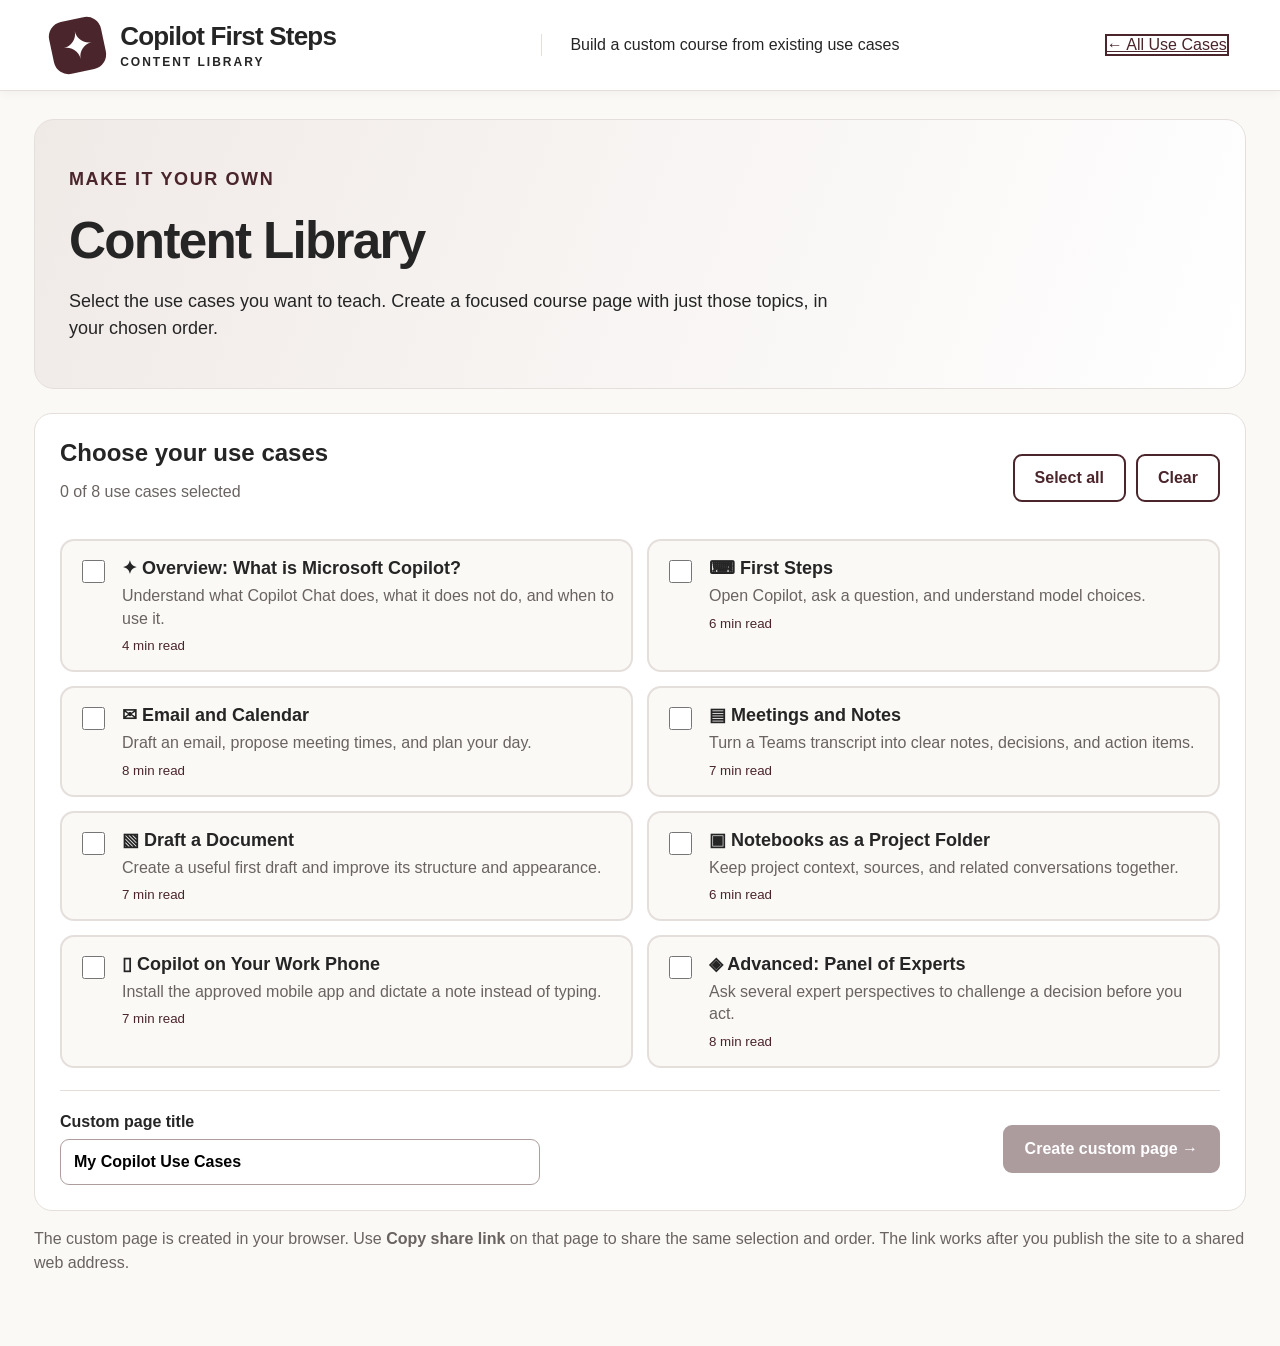
<file: training/copilot-first-steps/content-library.html>
<!doctype html><html lang="en"><head><meta charset="utf-8"><meta name="viewport" content="width=device-width,initial-scale=1"><title>Content Library | Copilot First Steps</title><link rel="stylesheet" href="styles.css"><link rel="stylesheet" href="content-library.css"></head><body><header class="site-header"><div class="brand"><div class="brand-mark" aria-hidden="true">✦</div><div><strong>Copilot First Steps</strong><small>CONTENT LIBRARY</small></div></div><p class="header-tagline">Build a custom course from existing use cases</p><a class="outline library-action" href="index.html">← All Use Cases</a></header><main class="container builder-main"><section class="builder-hero"><p class="eyebrow">MAKE IT YOUR OWN</p><h1>Content Library</h1><p>Select the use cases you want to teach. Create a focused course page with just those topics, in your chosen order.</p></section><section class="builder-panel"><div class="builder-head"><div><h2>Choose your use cases</h2><p id="selectionStatus" role="status">Select at least one topic.</p></div><div class="builder-controls"><button id="selectAll" class="outline">Select all</button><button id="clearAll" class="outline">Clear</button></div></div><div id="caseChoices" class="builder-grid"></div><div class="builder-footer"><label for="courseTitle">Custom page title<input id="courseTitle" maxlength="100" value="My Copilot Use Cases" placeholder="e.g. Copilot for Team Leaders"></label><div class="builder-buttons"><button id="previewBtn" class="primary" disabled>Create custom page →</button></div></div></section><p class="builder-note">The custom page is created in your browser. Use <strong>Copy share link</strong> on that page to share the same selection and order. The link works after you publish the site to a shared web address.</p></main><script src="use-cases-data.js"></script><script src="content-library.js"></script></body></html>
</file>
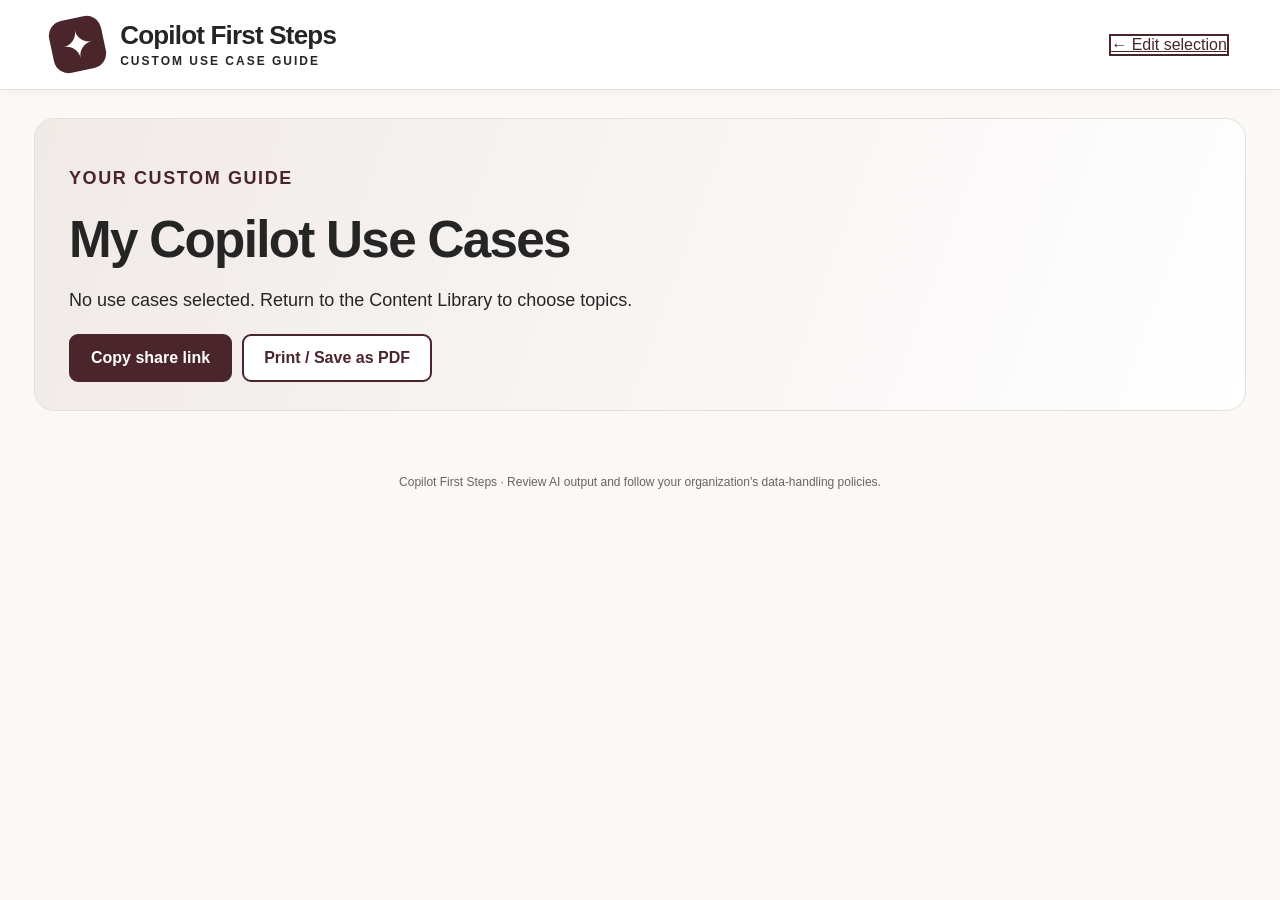
<file: training/copilot-first-steps/custom-course.html>
<!doctype html><html lang="en"><head><meta charset="utf-8"><meta name="viewport" content="width=device-width,initial-scale=1"><title>Custom Use Cases | Copilot First Steps</title><link rel="stylesheet" href="styles.css"><link rel="stylesheet" href="content-library.css"></head><body><header class="site-header"><div class="brand"><div class="brand-mark" aria-hidden="true">✦</div><div><strong>Copilot First Steps</strong><small>CUSTOM USE CASE GUIDE</small></div></div><a class="outline library-action" href="content-library.html">← Edit selection</a></header><main class="container custom-main"><section class="builder-hero"><p class="eyebrow">YOUR CUSTOM GUIDE</p><h1 id="customTitle">My Copilot Use Cases</h1><p id="customSummary"></p><div class="custom-actions"><button id="copyLink" class="primary">Copy share link</button><button id="printPage" class="outline">Print / Save as PDF</button><span id="copyStatus" role="status"></span></div></section><nav class="custom-nav" id="customNav" aria-label="Selected use cases"></nav><div id="customContent"></div><footer>Copilot First Steps · Review AI output and follow your organization's data-handling policies.</footer></main><script src="use-cases-data.js"></script><script src="custom-course.js"></script></body></html>
</file>
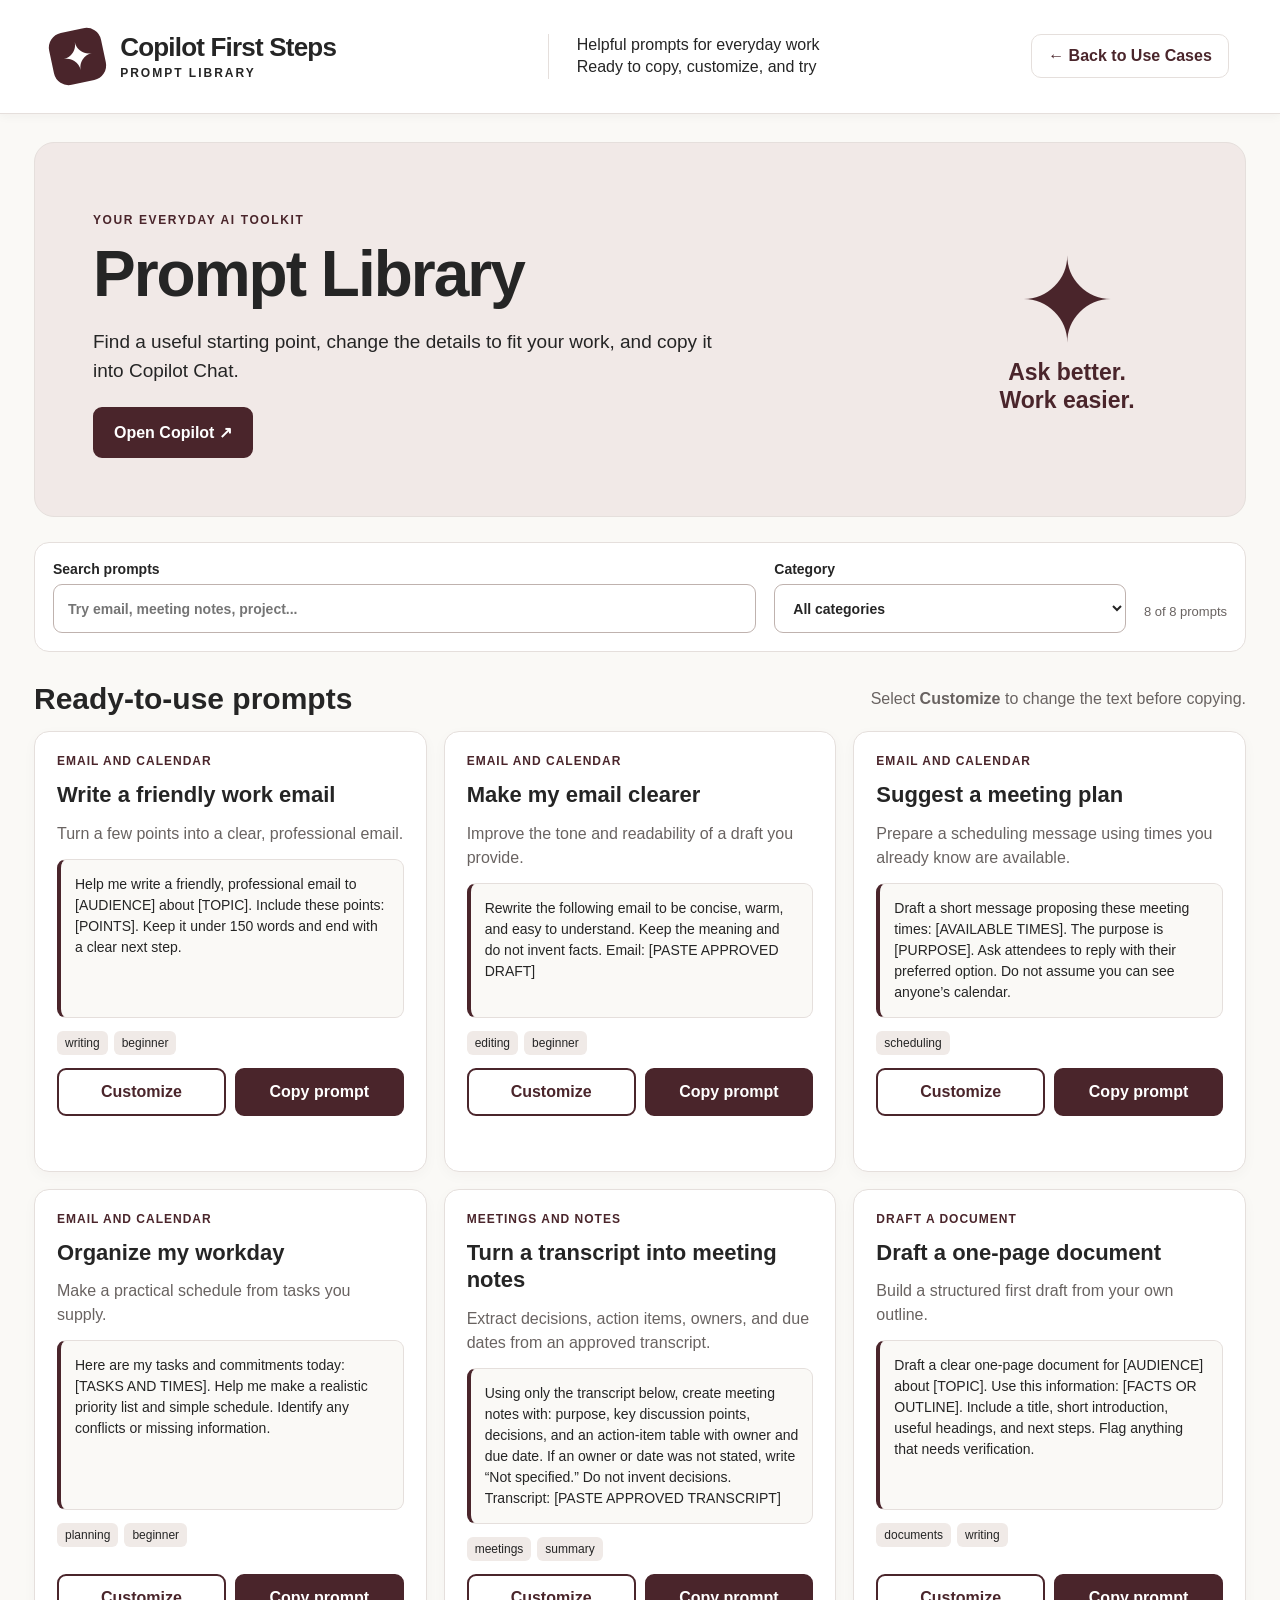
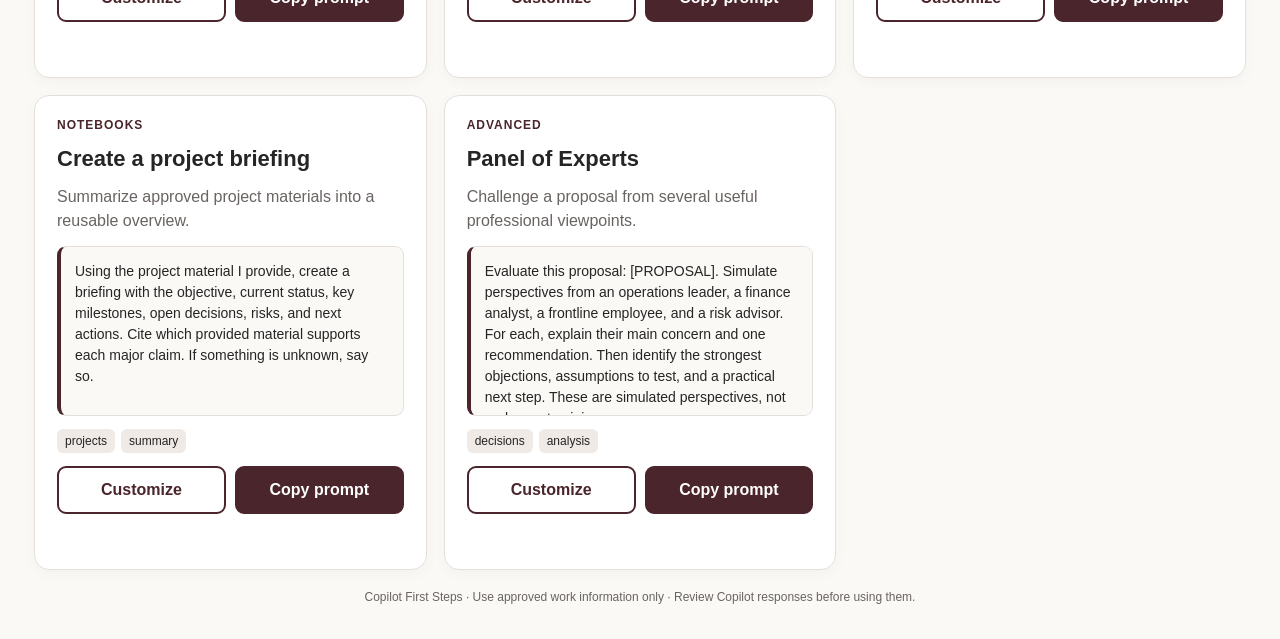
<file: training/copilot-first-steps/prompt-library.html>
<!doctype html>
<html lang="en"><head><meta charset="utf-8"><meta name="viewport" content="width=device-width,initial-scale=1"><title>Prompt Library | Copilot First Steps</title><link rel="stylesheet" href="styles.css"><link rel="stylesheet" href="prompt-library.css"></head>
<body>
<header class="site-header"><div class="brand"><div class="brand-mark" aria-hidden="true">✦</div><div><strong>Copilot First Steps</strong><small>PROMPT LIBRARY</small></div></div><p class="header-tagline">Helpful prompts for everyday work<br>Ready to copy, customize, and try</p><a class="library-home" href="index.html">← Back to Use Cases</a></header>
<main class="container library-main">
<section class="library-hero"><div><p class="eyebrow">YOUR EVERYDAY AI TOOLKIT</p><h1>Prompt Library</h1><p>Find a useful starting point, change the details to fit your work, and copy it into Copilot Chat.</p><div class="library-hero-actions"><a class="primary library-action" href="https://copilot.cloud.microsoft" target="_blank" rel="noopener noreferrer">Open Copilot ↗</a></div></div><div class="library-hero-mark" aria-hidden="true">✦<span>Ask better.<br>Work easier.</span></div></section>
<section class="library-tools" aria-label="Find prompts"><label class="library-search-label" for="promptSearch">Search prompts<input id="promptSearch" type="search" placeholder="Try email, meeting notes, project..." autocomplete="off"></label><label class="library-filter-label" for="categoryFilter">Category<select id="categoryFilter"><option value="all">All categories</option></select></label><span class="library-count" id="resultCount" aria-live="polite"></span></section>
<div class="library-section-head"><h2>Ready-to-use prompts</h2><p>Select <strong>Customize</strong> to change the text before copying.</p></div>
<section id="promptGrid" class="prompt-grid" aria-label="Prompt cards"></section>
<p id="emptyState" class="library-empty" hidden>No matching prompts. Try another search or category.</p>
<footer>Copilot First Steps · Use approved work information only · Review Copilot responses before using them.</footer>
</main>
<dialog id="editorDialog" class="prompt-dialog" aria-labelledby="editorTitle"><form method="dialog" id="editorForm"><div class="dialog-head"><div><p class="eyebrow">CUSTOMIZE BEFORE COPYING</p><h2 id="editorTitle">Edit prompt</h2></div><button class="dialog-close" value="cancel" aria-label="Close">×</button></div><p id="editorDescription"></p><label for="editorText">Your prompt</label><textarea id="editorText" rows="11" spellcheck="true"></textarea><p class="small-note">Replace text in [BRACKETS] with your own information. Do not paste sensitive data unless your organization permits it.</p><div class="dialog-actions"><button type="button" class="outline" id="resetEditor">Reset</button><button type="button" class="primary" id="copyEdited">Copy prompt</button></div><p id="editorStatus" role="status" class="copy-status"></p></form></dialog>
<script src="prompts-data.js"></script><script src="prompt-library.js"></script></body></html>
</file>
<file: training/copilot-first-steps/styles.css>
:root{--bg:#FAF9F6;--card:#FFFFFF;--text:#252525;--border:#E5DFDC;--maroon:#4A252B;--muted:#696361;--soft:#f0eae7;--light:#f7f2f0}*{box-sizing:border-box}body{margin:0;background:var(--bg);color:var(--text);font-family:Inter,ui-sans-serif,-apple-system,BlinkMacSystemFont,"Segoe UI",Arial,sans-serif}button{font:inherit;cursor:pointer;border-radius:9px;font-weight:700;padding:13px 20px;min-height:48px}button:focus-visible,a:focus-visible,input:focus-visible,textarea:focus-visible{outline:3px solid #9c737b;outline-offset:3px}.primary{background:var(--maroon);border:2px solid var(--maroon);color:white}.primary:hover{background:#67343c}.outline{background:var(--card);border:2px solid var(--maroon);color:var(--maroon)}.outline:hover{background:var(--light)}.large{font-size:18px;padding:17px 25px}.site-header{display:flex;align-items:center;gap:35px;justify-content:space-between;padding:18px clamp(20px,4vw,65px);border-bottom:1px solid var(--border);background:#fff;box-shadow:0 2px 10px #2e1b1c0b}.brand{display:flex;align-items:center;gap:16px;flex-shrink:0}.brand-mark{width:53px;height:53px;border-radius:15px;background:var(--maroon);color:white;font-size:38px;display:grid;place-items:center;transform:rotate(-12deg)}.brand strong{font-size:26px;letter-spacing:-.8px;display:block}.brand small{font-size:12px;letter-spacing:2px;font-weight:700}.header-tagline{border-left:1px solid var(--border);padding-left:28px;line-height:1.4}.header-progress{display:flex;align-items:center;gap:15px;min-width:320px;font-size:14px;white-space:nowrap}.progress-track{height:14px;flex:1;background:#e9e3e1;border-radius:20px;overflow:hidden}.progress-fill{height:100%;width:0;background:var(--maroon);border-radius:20px;transition:width .3s}.container{max-width:1550px;margin:auto;padding:0 34px}.hero{display:grid;grid-template-columns:1fr 1fr;align-items:center;min-height:350px;padding:35px 22px 25px}.eyebrow{color:var(--maroon);font-size:12px;font-weight:800;letter-spacing:1.6px}.hero h1{font-size:clamp(38px,4.4vw,68px);line-height:1.03;letter-spacing:-2.7px;margin:12px 0}.hero-sub{font-size:clamp(17px,1.7vw,24px);line-height:1.38;max-width:580px;margin:12px 0 25px}.hero-art{height:310px;position:relative;overflow:hidden}.art-halo{position:absolute;bottom:10px;left:12%;height:270px;width:75%;border-radius:60% 60% 0 0;background:#ede6e3}.art-bubble{position:absolute;z-index:4;right:8%;top:15px;border:3px solid #c9bdbb;border-radius:22px;padding:20px 24px;background:#fff;font-size:31px;font-weight:800;box-shadow:0 8px 20px #0000000a}.art-logo{color:var(--maroon)}.art-person{position:absolute;bottom:10px;left:25%;height:240px;width:170px}.hair{position:absolute;top:12px;left:15px;width:125px;height:140px;background:#392426;border-radius:52% 48% 43% 42%}.face{position:absolute;top:39px;left:49px;width:85px;height:105px;background:#edb18b;border-radius:48% 45% 50% 50%}.body{position:absolute;bottom:0;left:0;width:170px;height:116px;border-radius:80px 70px 0 0;background:var(--maroon)}.art-laptop{position:absolute;z-index:3;bottom:11px;left:49%;height:116px;width:215px;background:#343239;transform:skew(-10deg);border-radius:8px 8px 0 0;color:#9a8689;display:grid;place-items:center;font-size:45px}.art-desk{position:absolute;z-index:4;bottom:7px;left:6%;right:5%;height:5px;background:#332b2c}.benefits{background:#f0ebe9;border-radius:14px;display:grid;grid-template-columns:repeat(3,1fr);padding:20px 12px;margin:10px 0 30px}.benefits>div{display:flex;align-items:center;justify-content:center;gap:20px;border-right:1px solid #cbbfbd}.benefits>div:last-child{border:0}.benefit-icon{font-size:43px;color:var(--maroon)}.benefits strong{font-size:23px}.benefits p{margin:3px 0;font-size:16px}.section-head{display:flex;align-items:center;justify-content:space-between;gap:12px;margin:0 0 16px}.section-head h2{font-size:32px;letter-spacing:-1px;margin:0}.time-pill,.pill{background:var(--soft);border-radius:8px;padding:9px 14px;font-size:13px}.lesson-grid{display:grid;grid-template-columns:repeat(7,minmax(0,1fr));gap:13px}.lesson-card{background:var(--card);border:1px solid var(--border);border-radius:15px;padding:15px;min-height:260px;display:flex;flex-direction:column;position:relative;box-shadow:0 3px 14px #30212408}.lesson-card:last-child{background:#f1e6e6}.lesson-card .card-top{display:flex;align-items:center;gap:12px}.number{background:var(--maroon);color:#fff;width:35px;height:35px;border-radius:50%;display:grid;place-items:center;font-size:19px;font-weight:700;flex-shrink:0}.card-icon{color:var(--maroon);font-size:32px}.lesson-card h3{font-size:18px;line-height:1.15;margin:14px 0 8px;min-height:42px}.lesson-card p{font-size:14px;line-height:1.38;margin:10px 0}.card-time{font-size:13px;color:var(--muted)}.card-bottom{display:flex;align-items:center;justify-content:space-between;margin-top:auto}.card-bottom button{padding:0;width:38px;height:38px;min-height:38px;border:0;border-radius:50%;background:var(--soft);color:var(--maroon);font-size:25px}.card-bottom button:hover{background:#e3d1d1}.done-tag{font-size:12px;color:#38664c;font-weight:800}.phone-banner{display:flex;align-items:center;gap:25px;background:#f0e9e7;border-radius:13px;margin:30px 0 15px;padding:15px 35px}.phone-symbol{font-size:60px;color:var(--maroon);white-space:nowrap}.phone-symbol span{font-size:24px}.phone-banner h3{font-size:24px;color:var(--maroon);margin:0 0 4px}.phone-banner p{margin:0}.phone-banner button{margin-left:auto;white-space:nowrap}footer{color:var(--muted);font-size:12px;padding:20px 0 35px;text-align:center}.hidden{display:none!important}.lesson-view{padding-top:30px;padding-bottom:70px}.back-link{border:0;background:transparent;color:var(--maroon);padding-left:0}.lesson-shell{background:white;border:1px solid var(--border);border-radius:18px;max-width:900px;margin:15px auto;padding:clamp(22px,4vw,46px);box-shadow:0 6px 22px #3021240b}.lesson-top{display:flex;justify-content:space-between;align-items:center;color:var(--muted)}.mini-progress{height:8px;border-radius:10px;background:var(--soft);margin:20px 0 32px;overflow:hidden}.mini-progress div{height:100%;background:var(--maroon);transition:width .2s}.lesson-heading{display:flex;align-items:center;gap:24px}.lesson-big-icon{font-size:58px;color:var(--maroon)}.lesson-heading h1{font-size:clamp(29px,4vw,43px);margin:0 0 10px}.lesson-heading p{font-size:18px;line-height:1.5;color:var(--muted);margin:0}.lesson-content{margin-top:30px;font-size:17px;line-height:1.6}.exercise{background:var(--bg);border:1px solid var(--border);padding:22px;border-radius:14px;margin:20px 0}.exercise h3{margin:0 0 8px}.prompt-box{background:white;border:1px solid var(--border);border-left:5px solid var(--maroon);padding:16px;margin:14px 0;border-radius:8px;font-size:17px}.tip{background:var(--light);padding:15px 18px;border-radius:9px;margin:15px 0}.steps{padding-left:24px}.steps li{margin:10px 0}.choice-list{display:grid;gap:10px;margin:15px 0}.choice-list button{border:1px solid var(--border);background:white;color:var(--text);text-align:left;font-weight:500}.choice-list button.selected{border:2px solid var(--maroon);background:var(--light)}.lesson-actions{display:flex;justify-content:space-between;gap:10px;border-top:1px solid var(--border);padding-top:25px;margin-top:35px}.practice-text{width:100%;min-height:120px;padding:14px;border:1px solid #b7a7a5;border-radius:9px;font:inherit}.feedback{margin-top:15px;border-radius:9px;padding:14px;background:#f0eae7}.device-switch{display:flex;gap:8px}.device-switch button{border:1px solid var(--border);background:white}.device-switch button.active{background:var(--maroon);color:white}.phone-mock{border:8px solid #30272b;border-radius:34px;max-width:285px;min-height:330px;margin:20px auto;padding:25px 18px;background:white;box-shadow:0 10px 20px #00000014;text-align:center}.phone-mock .notch{width:80px;height:12px;background:#30272b;border-radius:10px;margin:-16px auto 32px}.phone-mock .mic{font-size:60px;color:var(--maroon);margin:20px}.phone-mock p{font-size:15px}.small-note{font-size:13px;color:var(--muted)}@media(max-width:1200px){.lesson-grid{grid-template-columns:repeat(4,1fr)}.header-tagline{display:none}}@media(max-width:750px){.container{padding:0 17px}.site-header{padding:15px;flex-wrap:wrap;gap:15px}.brand strong{font-size:20px}.brand-mark{width:43px;height:43px}.header-progress{width:100%;min-width:0}.hero{grid-template-columns:1fr;padding:25px 0}.hero h1{letter-spacing:-1.5px}.hero-art{height:220px}.art-halo{height:200px}.art-person{transform:scale(.7);transform-origin:bottom left}.art-laptop{transform:scale(.75) skew(-10deg);transform-origin:bottom left}.art-bubble{font-size:22px;padding:10px}.benefits{grid-template-columns:1fr;gap:12px}.benefits>div{border-right:0;border-bottom:1px solid #cbbfbd;padding-bottom:12px}.benefits>div:last-child{border:0}.lesson-grid{grid-template-columns:repeat(2,1fr)}.lesson-card{min-height:240px}.section-head{align-items:flex-start;flex-direction:column}.phone-banner{flex-wrap:wrap;padding:20px}.phone-banner button{margin:0;width:100%}.lesson-heading{align-items:flex-start}.lesson-big-icon{font-size:40px}}@media(max-width:430px){.lesson-grid{grid-template-columns:1fr}.lesson-card{min-height:185px}.lesson-card h3{min-height:0}.lesson-actions{flex-direction:column-reverse}.lesson-actions button{width:100%}}

.lesson-grid{grid-template-columns:repeat(4,minmax(0,1fr))}.lesson-card{min-height:245px}.external-link{display:inline-block;text-decoration:none;margin:20px 0;padding:14px 20px;border-radius:9px}.gif-placeholder{border:2px dashed var(--border);background:var(--bg);border-radius:15px;padding:20px;text-align:center;margin:16px 0}.gif-placeholder img{max-width:100%;max-height:280px;object-fit:contain}.gif-fallback{font-size:30px;color:var(--maroon);padding:30px 12px}.gif-fallback small{display:block;font-size:14px;color:var(--muted)}.prompt-box p{white-space:pre-wrap}.prompt-box button{margin-top:12px}@media(max-width:900px){.lesson-grid{grid-template-columns:repeat(2,minmax(0,1fr))}}@media(max-width:480px){.lesson-grid{grid-template-columns:1fr}}

.hero-art-image{display:flex;align-items:center;justify-content:center;overflow:visible}.hero-art-image img{display:block;width:100%;height:100%;object-fit:contain;object-position:center}@media(max-width:750px){.hero-art-image{height:auto;min-height:190px}.hero-art-image img{height:auto;max-height:320px}}
</file>
<file: training/copilot-first-steps/prompt-library.css>
.library-home{color:var(--maroon);font-weight:750;text-decoration:none;border:1px solid var(--border);border-radius:10px;padding:12px 16px;white-space:nowrap}.library-home:hover{background:var(--light)}.library-main{padding-top:28px}.library-hero{background:#f1e9e7;border:1px solid var(--border);border-radius:20px;display:flex;align-items:center;justify-content:space-between;gap:30px;padding:clamp(25px,5vw,58px);margin-bottom:25px}.library-hero h1{font-size:clamp(42px,5vw,70px);letter-spacing:-2px;line-height:1.1;margin:12px 0}.library-hero p:not(.eyebrow){font-size:19px;max-width:630px;line-height:1.5}.library-hero-actions{display:flex;flex-wrap:wrap;gap:12px;margin-top:22px}.library-action{display:inline-flex;align-items:center;justify-content:center;text-decoration:none;padding:14px 19px;border-radius:9px;font-weight:750;min-height:48px}.library-hero-mark{color:var(--maroon);font-size:115px;line-height:1;text-align:center;min-width:240px}.library-hero-mark span{display:block;font-size:23px;font-weight:800;line-height:1.2}.library-tools{background:#fff;border:1px solid var(--border);border-radius:15px;padding:18px;display:flex;align-items:end;gap:18px;flex-wrap:wrap}.library-tools label{font-weight:750;font-size:14px;display:grid;gap:7px}.library-search-label{flex:2;min-width:230px}.library-filter-label{flex:1;min-width:190px}.library-tools input,.library-tools select{font:inherit;padding:14px;border:1px solid #bfb2ae;border-radius:9px;min-height:49px;background:#fff;color:var(--text);width:100%}.library-count{font-size:13px;color:var(--muted);padding:14px 0}.library-section-head{display:flex;justify-content:space-between;align-items:center;gap:16px;margin:30px 0 15px}.library-section-head h2{font-size:30px;margin:0}.library-section-head p{color:var(--muted);margin:0}.prompt-grid{display:grid;grid-template-columns:repeat(3,minmax(0,1fr));gap:17px}.prompt-card{background:#fff;border:1px solid var(--border);border-radius:15px;padding:22px;display:flex;flex-direction:column;gap:13px;box-shadow:0 4px 14px #30212408;min-width:0}.prompt-card h3{font-size:22px;margin:0;line-height:1.25}.prompt-card p{line-height:1.5;margin:0;color:var(--muted)}.prompt-category{font-size:12px;font-weight:800;color:var(--maroon);text-transform:uppercase;letter-spacing:1px}.prompt-preview{white-space:pre-wrap;overflow-wrap:anywhere;background:var(--bg);border:1px solid var(--border);border-left:4px solid var(--maroon);border-radius:9px;padding:14px;font-size:14px;line-height:1.5;max-height:170px;overflow:auto;flex:1}.prompt-tags{display:flex;flex-wrap:wrap;gap:6px}.prompt-tags span{font-size:12px;border-radius:6px;background:var(--soft);padding:5px 8px}.prompt-actions{display:flex;gap:9px;flex-wrap:wrap;margin-top:auto}.prompt-actions button{flex:1;padding:11px 12px}.library-empty{padding:40px;text-align:center;background:white;border-radius:12px}.library-help{margin:40px 0 15px;padding:28px;background:#f0e9e7;border-radius:15px;display:grid;grid-template-columns:1.4fr 1fr;gap:28px;align-items:center}.library-help h2{font-size:28px;margin:8px 0}.library-help p{line-height:1.6}.library-help pre{background:white;border:1px solid var(--border);padding:20px;border-radius:10px;overflow:auto;line-height:1.6;font-size:13px}.library-help code{color:var(--maroon)}.prompt-dialog{border:1px solid var(--border);border-radius:18px;padding:26px;max-width:min(720px,calc(100vw - 24px));width:100%;box-shadow:0 25px 80px #221a1a55;color:var(--text)}.prompt-dialog::backdrop{background:#24171bb3}.dialog-head{display:flex;justify-content:space-between;gap:12px;align-items:start}.dialog-head h2{font-size:28px;margin:6px 0}.dialog-close{background:transparent;border:0;font-size:29px;padding:0 8px;min-height:38px}.prompt-dialog label{display:block;font-weight:750;margin:16px 0 8px}.prompt-dialog textarea{width:100%;border:1px solid #bfb2ae;border-radius:9px;padding:14px;font:inherit;line-height:1.5;resize:vertical}.dialog-actions{display:flex;justify-content:end;gap:12px;margin-top:18px}.copy-status{color:var(--maroon);font-weight:750;min-height:20px}.small-note{font-size:13px;color:var(--muted)}@media(max-width:1050px){.prompt-grid{grid-template-columns:repeat(2,minmax(0,1fr))}.library-hero-mark{min-width:130px;font-size:80px}}@media(max-width:680px){.prompt-grid,.library-help{grid-template-columns:1fr}.library-hero-mark{display:none}.library-section-head{display:block}.library-section-head p{margin-top:8px}.prompt-actions{flex-direction:column}.library-hero{padding:24px}.library-home{margin-left:auto}}
</file>
<file: training/copilot-first-steps/content-library.css>
.builder-main,.custom-main{padding-top:28px;padding-bottom:55px}.builder-hero{padding:28px 34px;background:linear-gradient(110deg,#f0eae7,#fff);border:1px solid var(--border);border-radius:20px;margin-bottom:24px}.builder-hero h1{font-size:clamp(36px,4vw,58px);letter-spacing:-1.7px;margin:5px 0 12px}.builder-hero p{font-size:18px;max-width:770px;line-height:1.5}.builder-panel{background:white;border:1px solid var(--border);border-radius:18px;padding:25px}.builder-head,.builder-footer{display:flex;justify-content:space-between;align-items:center;gap:20px}.builder-head h2{margin:0}.builder-head p{color:var(--muted)}.builder-controls,.builder-buttons,.custom-actions{display:flex;gap:10px;align-items:center;flex-wrap:wrap}.builder-grid{display:grid;grid-template-columns:repeat(2,minmax(0,1fr));gap:14px;margin:22px 0}.builder-choice{border:2px solid var(--border);border-radius:14px;padding:16px;display:flex;gap:14px;align-items:flex-start;background:var(--bg)}.builder-choice:has(input:checked){border-color:var(--maroon);background:#f7f0f0}.builder-choice input{width:23px;height:23px;accent-color:var(--maroon);flex-shrink:0;margin-top:3px}.builder-choice strong{font-size:18px}.builder-choice p{margin:6px 0;color:var(--muted);line-height:1.4}.builder-choice small{color:var(--maroon)}.builder-footer{border-top:1px solid var(--border);padding-top:22px}.builder-footer label{font-weight:700;flex:1;max-width:480px}.builder-footer input{display:block;margin-top:8px;width:100%;border:1px solid #ad9e9d;border-radius:9px;padding:13px;font:inherit}.builder-note{color:var(--muted);line-height:1.5}.custom-nav{display:flex;flex-wrap:wrap;gap:9px;margin:20px 0}.custom-nav a{padding:10px 14px;border-radius:9px;background:white;border:1px solid var(--border);color:var(--maroon);text-decoration:none;font-weight:700}.custom-case{background:white;border:1px solid var(--border);border-radius:18px;padding:clamp(20px,4vw,42px);margin:25px 0}.custom-case h2{font-size:clamp(26px,3vw,38px);margin:10px 0}.custom-case .intro{font-size:18px;line-height:1.5;color:var(--muted)}.custom-case h3{margin-top:25px}.custom-case .exercise p{line-height:1.6}.custom-case .prompt-box{white-space:pre-wrap}.custom-case .prompt-box button{display:block}.custom-case .gif-placeholder img{max-width:100%;max-height:300px}.custom-actions{margin-top:20px}.custom-actions span{font-size:14px;color:var(--muted)}button:disabled{opacity:.45;cursor:not-allowed}@media(max-width:740px){.builder-grid{grid-template-columns:1fr}.builder-head,.builder-footer{align-items:stretch;flex-direction:column}.builder-controls button,.builder-buttons button{flex:1}.builder-footer label{max-width:none}.builder-hero{padding:20px}}@media print{.site-header,.custom-actions,.custom-nav,.custom-case button{display:none!important}.custom-case{break-inside:avoid;box-shadow:none}.custom-main{padding:0}.builder-hero{background:white}}
</file>
